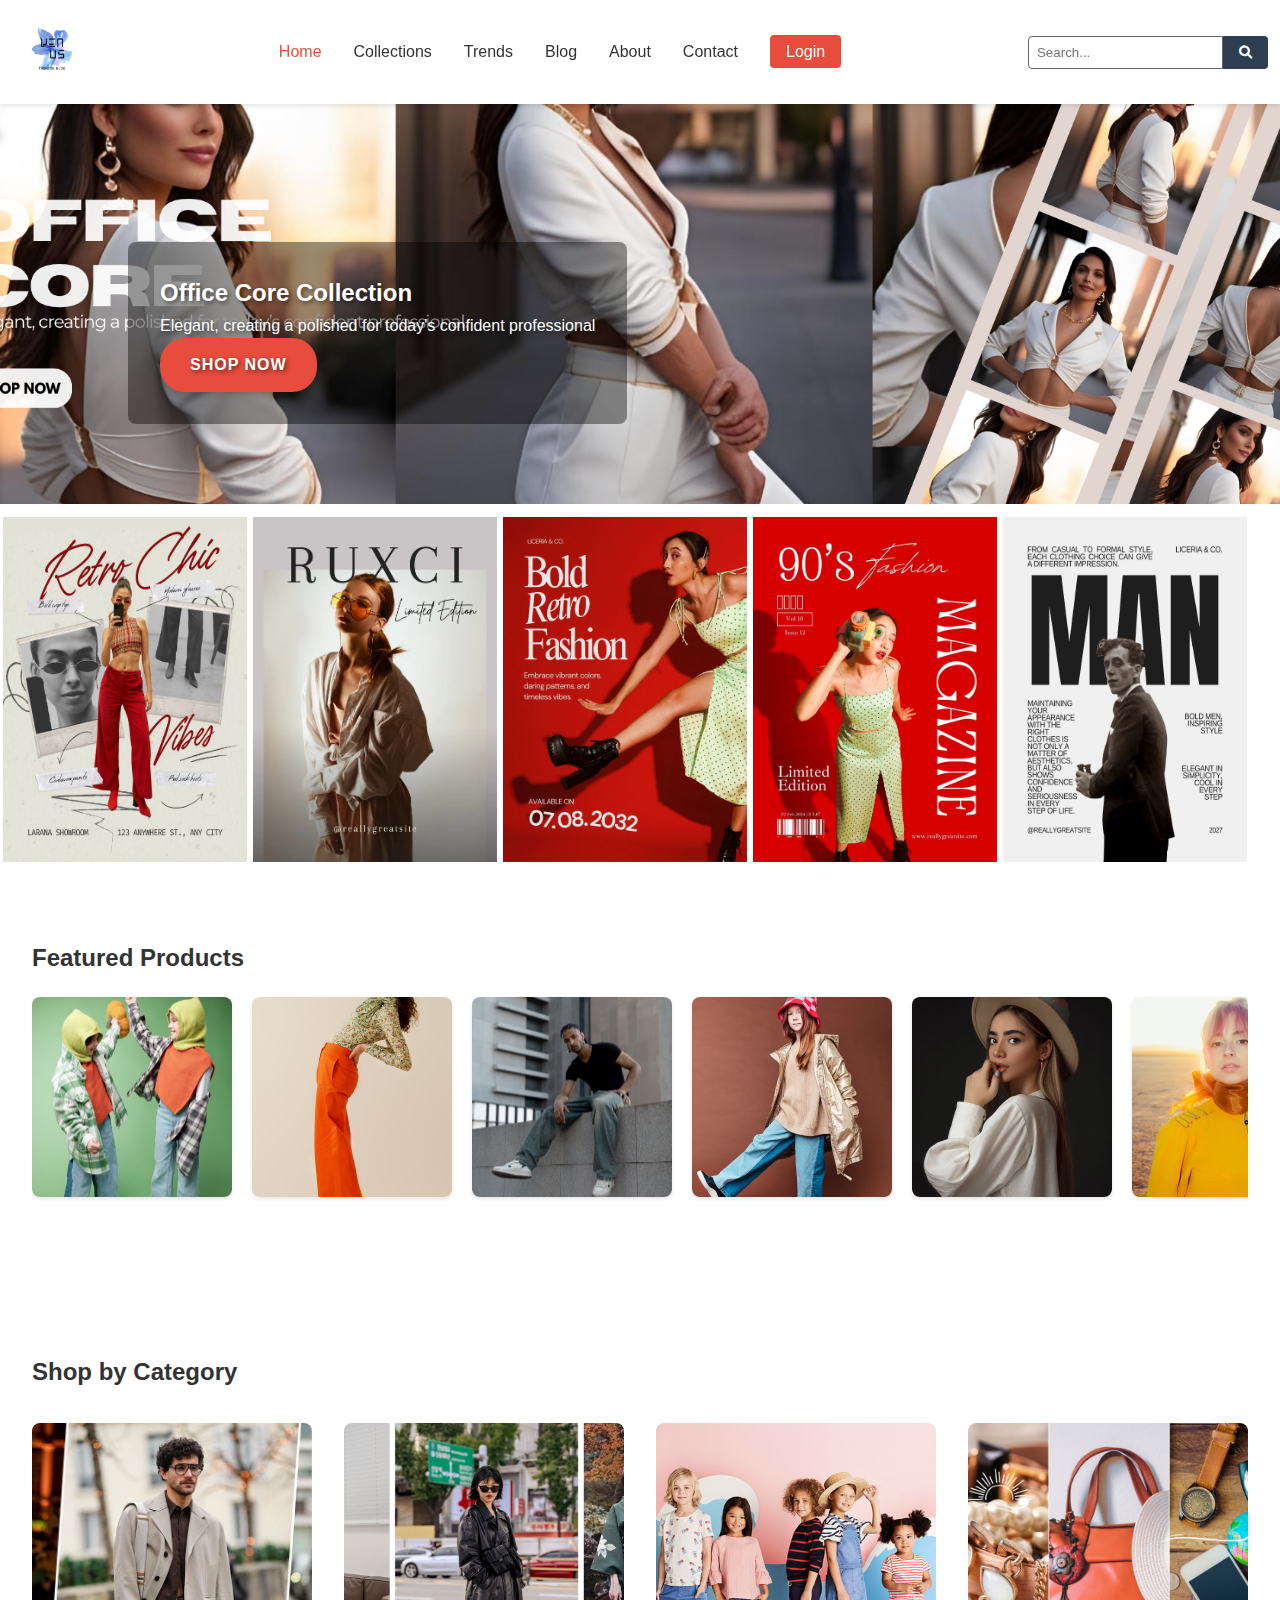
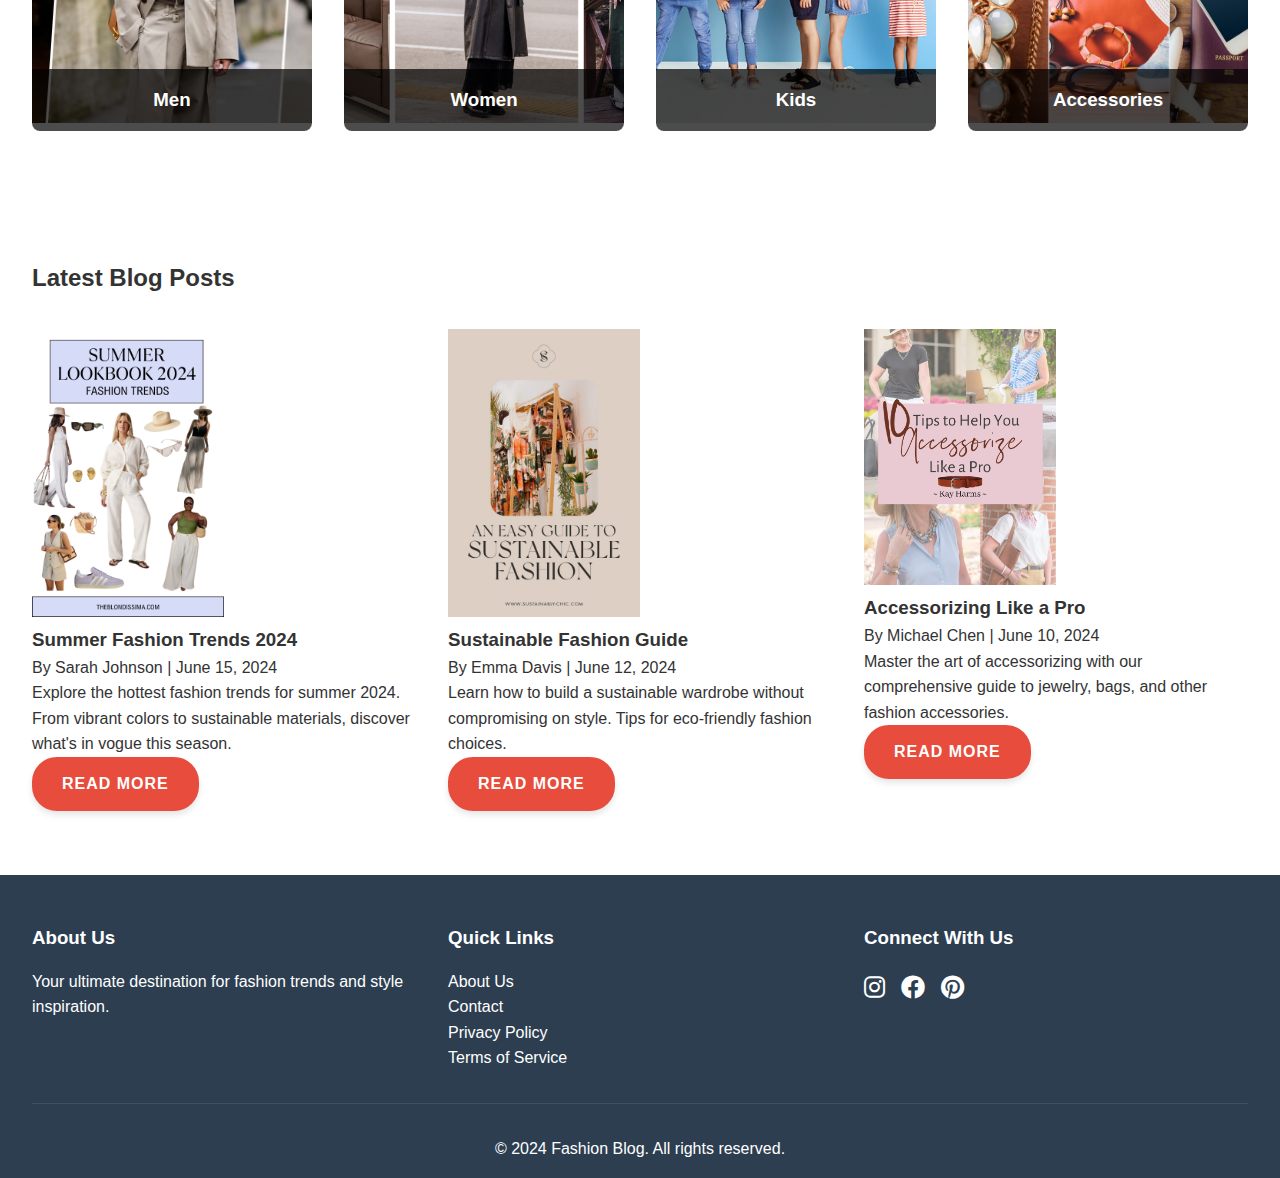
<file: index.html>
<!DOCTYPE html>
<html lang="en">
<head>
    <meta charset="UTF-8">
    <meta name="viewport" content="width=device-width, initial-scale=1.0">
    <title>Fashion Blog - Home</title>
    <link rel="stylesheet" href="styles/main.css">
    <link rel="stylesheet" href="styles/mobile.css">
    <link rel="stylesheet" href="https://cdnjs.cloudflare.com/ajax/libs/font-awesome/6.0.0/css/all.min.css">
    
</head>
<body>
    <header class="header">
        <div class="logo">
            <a href="index.html">
                <img src="images/logo.jpg" alt="Fashion Blog Logo" class="logo-image">
            </a>
        </div>
        <div class="mobile-login">
            <a href="login.html" class="login-btn">
                <i class="fas fa-user"></i>
                <span>Login</span>
            </a>
        </div>
        <div class="search-bar">
            <input type="text" placeholder="Search...">
            <button type="submit"><i class="fas fa-search"></i></button>
        </div>
        <nav class="nav-bar">
            <ul>
                <li><a href="index.html" class="active">Home</a></li>
                <li><a href="collections.html">Collections</a></li>
                <li><a href="trends.html">Trends</a></li>
                <li><a href="blog.html">Blog</a></li>
                <li><a href="about.html">About</a></li>
                <li><a href="contact.html">Contact</a></li>
                <li><a href="login.html" class="login-btn">Login</a></li>
            </ul>
        </nav>
    </header>

    <main>
        <section class="hero-section">
            <div class="slider">
                <div class="slide">
                    <img src="images/1.png" alt="Fashion Collection 1">
                    <div class="slide-content">
                        <h2>Office Core Collection</h2>
                        <p>Elegant, creating a polished for today's confident professional</p>
                        <a href="collections.html" class="btn">Shop Now</a>
                    </div>
                </div>
                <div class="slide">
                    <img src="images/2.png" alt="Fashion Collection 2">
                    <div class="slide-content">
                        <h2>Kids Weekly Style</h2>
                        <p>Discover our daily fashion guide for your little ones</p>
                        <a href="collections.html" class="btn">Shop Now</a>
                    </div>
                </div>
                <div class="slide">
                    <img src="images/3.png" alt="Fashion Collection 3">
                    <div class="slide-content">
                        <h2>One Suits, Suits All</h2>
                        <p>Versatile styles for every occasion</p>
                        <a href="collections.html" class="btn">Shop Now</a>
                    </div>
                </div>
                <div class="slide">
                    <img src="images/4.png" alt="Fashion Collection 4">
                    <div class="slide-content">
                        <h2>New Arrivals</h2>
                        <p>100+ styles added every week!</p>
                        <a href="collections.html" class="btn">Shop Now</a>
                    </div>
                </div>
            </div>
        </section>

        <section class="scroll" id="top-fashion-trends">
            <section class="scrollable">
                <img src="images/image-1.webp" class="image">
                <img src="images/image-2.webp" class="image">
                <img src="images/image-3.webp" class="image">
                <img src="images/image-4.webp" class="image">
                <img src="images/image-5.webp" class="image">
            </section>
            <section class="scrollable">
                <img src="images/image-1.webp" class="image">
                <img src="images/image-2.webp" class="image">
                <img src="images/image-3.webp" class="image">
                <img src="images/image-4.webp" class="image">
                <img src="images/image-5.webp" class="image">
            </section>
        </section>

        <section class="featured-products">
            <h2>Featured Products</h2>
            <div class="product-scroll">
                <a href="collections.html" class="product-card">
                    <img src="images/IMG-20250514-WA0053.jpg" alt="Product 1">
                </a>
                <a href="collections.html" class="product-card">
                    <img src="images/IMG-20250514-WA0055.jpg" alt="Product 2">
                </a>
                <a href="collections.html" class="product-card">
                    <img src="images/IMG-20250514-WA0056.jpg" alt="Product 3">
                </a>
                <a href="collections.html" class="product-card">
                    <img src="images/IMG-20250514-WA0057.jpg" alt="Product 4">
                </a>
                <a href="collections.html" class="product-card">
                    <img src="images/IMG-20250514-WA0058.jpg" alt="Product 5">
                </a>
                <a href="collections.html" class="product-card">
                    <img src="images/IMG-20250514-WA0059.jpg" alt="Product 6">
                </a>
                <a href="collections.html" class="product-card">
                    <img src="images/IMG-20250514-WA0060.jpg" alt="Product 7">
                </a>
                <a href="collections.html" class="product-card">
                    <img src="images/IMG-20250514-WA0061.jpg" alt="Product 8">
                </a>
            </div>
        </section>

        <section class="categories">
            <h2>Shop by Category</h2>
            <div class="category-grid">
                <div class="category-card">
                    <a href="collections.html">
                        <img src="images/jBus86WSl3baFyNQuQlQsq6AjvCZbGbVEKzUilzg.webp" alt="Men's Fashion">
                    </a>
                    <h3>Men</h3>
                </div>
                <div class="category-card">
                    <a href="collections.html">
                        <img src="images/Japanese-Womens-Fashion.png" alt="Women's Fashion">
                    </a>
                    <h3>Women</h3>
                </div>
                <div class="category-card">
                    <a href="collections.html">
                        <img src="images/kids-blog-01.jpg" alt="Kids' Fashion">
                    </a>
                    <h3>Kids</h3>
                </div>
                <div class="category-card">
                    <a href="collections.html">
                        <img src="images/1_AnPc9fNUMCWa0xJ1FK-hJw.jpg" alt="Accessories">
                    </a>
                    <h3>Accessories</h3>
                </div>
            </div>
        </section>

        <section class="blog-preview">
            <h2>Latest Blog Posts</h2>
            <div class="blog-grid">
                <!-- Blog Card 1 -->
                <article class="blog-card">
                    <img src="images\Summer Lookbook.png" alt="Fashion Article 1" style="width: 50%;">
                    <div class="blog-content">
                        <h3>Summer Fashion Trends 2024</h3>
                        <div class="blog-meta">By Sarah Johnson | June 15, 2024</div>
                        <p class="blog-summary">Explore the hottest fashion trends for summer 2024. From vibrant colors to sustainable materials, discover what's in vogue this season.</p>
                        <a href="post.html" class="btn">Read More</a>
                    </div>
                </article>

                <!-- Blog Card 2 -->
                <article class="blog-card">
                    <img src="images\Sustainably+Chic+_+Sustainable+Fashion+Guide+_+What+is+Sustainable+Fashion+_+Ultimate+Guide+for+Beginners+_+How+to+Shop+for+Sustainable+Clothing.jpeg" alt="Fashion Article 2" style="width: 50%;">
                    <div class="blog-content">
                        <h3>Sustainable Fashion Guide</h3>
                        <div class="blog-meta">By Emma Davis | June 12, 2024</div>
                        <p class="blog-summary">Learn how to build a sustainable wardrobe without compromising on style. Tips for eco-friendly fashion choices.</p>
                        <a href="post.html" class="btn">Read More</a>
                    </div>
                </article>

                <!-- Blog Card 3 -->
                <article class="blog-card">
                    <img src="images\Accessorize-1.png" alt="Fashion Article 3" style="width: 50%;">
                    <div class="blog-content">
                        <h3>Accessorizing Like a Pro</h3>
                        <div class="blog-meta">By Michael Chen | June 10, 2024</div>
                        <p class="blog-summary">Master the art of accessorizing with our comprehensive guide to jewelry, bags, and other fashion accessories.</p>
                        <a href="post.html" class="btn">Read More</a>
                    </div>
                </article>
            </div>
        </section>
    </main>

    <!-- Mobile Navigation -->
    <nav class="mobile-nav">
        <ul>
            <li><a href="index.html" class="active">
                <i class="fas fa-home"></i>
                <span>Home</span>
            </a></li>
            <li><a href="collections.html">
                <i class="fas fa-tshirt"></i>
                <span>Collections</span>
            </a></li>
            <li><a href="trends.html">
                <i class="fas fa-chart-line"></i>
                <span>Trends</span>
            </a></li>
            <li><a href="blog.html">
                <i class="fas fa-blog"></i>
                <span>Blog</span>
            </a></li>
            <li><a href="about.html">
                <i class="fas fa-info-circle"></i>
                <span>About</span>
            </a></li>
            <li><a href="contact.html">
                <i class="fas fa-envelope"></i>
                <span>Contact</span>
            </a></li>
        </ul>
    </nav>

    <footer class="footer">
        <div class="footer-content">
            <div class="footer-section">
                <h3>About Us</h3>
                <p>Your ultimate destination for fashion trends and style inspiration.</p>
            </div>
            <div class="footer-section">
                <h3>Quick Links</h3>
                <ul>
                    <li><a href="about.html">About Us</a></li>
                    <li><a href="contact.html">Contact</a></li>
                    <li><a href="privacy.html">Privacy Policy</a></li>
                    <li><a href="terms.html">Terms of Service</a></li>
                </ul>
            </div>
            <div class="footer-section">
                <h3>Connect With Us</h3>
                <div class="social-links">
                    <a href="#" class="social-link"><i class="fab fa-instagram"></i></a>
                    <a href="#" class="social-link"><i class="fab fa-facebook"></i></a>
                    <a href="#" class="social-link"><i class="fab fa-pinterest"></i></a>
                </div>
            </div>
        </div>
        <div class="footer-bottom">
            <p>&copy; 2024 Fashion Blog. All rights reserved.</p>
        </div>
    </footer>

    <button id="back-to-top" title="Back to Top"><i class="fas fa-arrow-up"></i></button>



    <script src="https://code.jquery.com/jquery-3.6.0.min.js"></script>
    <script src="js/main.js"></script>
    <script src="js/mobile-nav.js"></script>
</body>
</html>
</file>
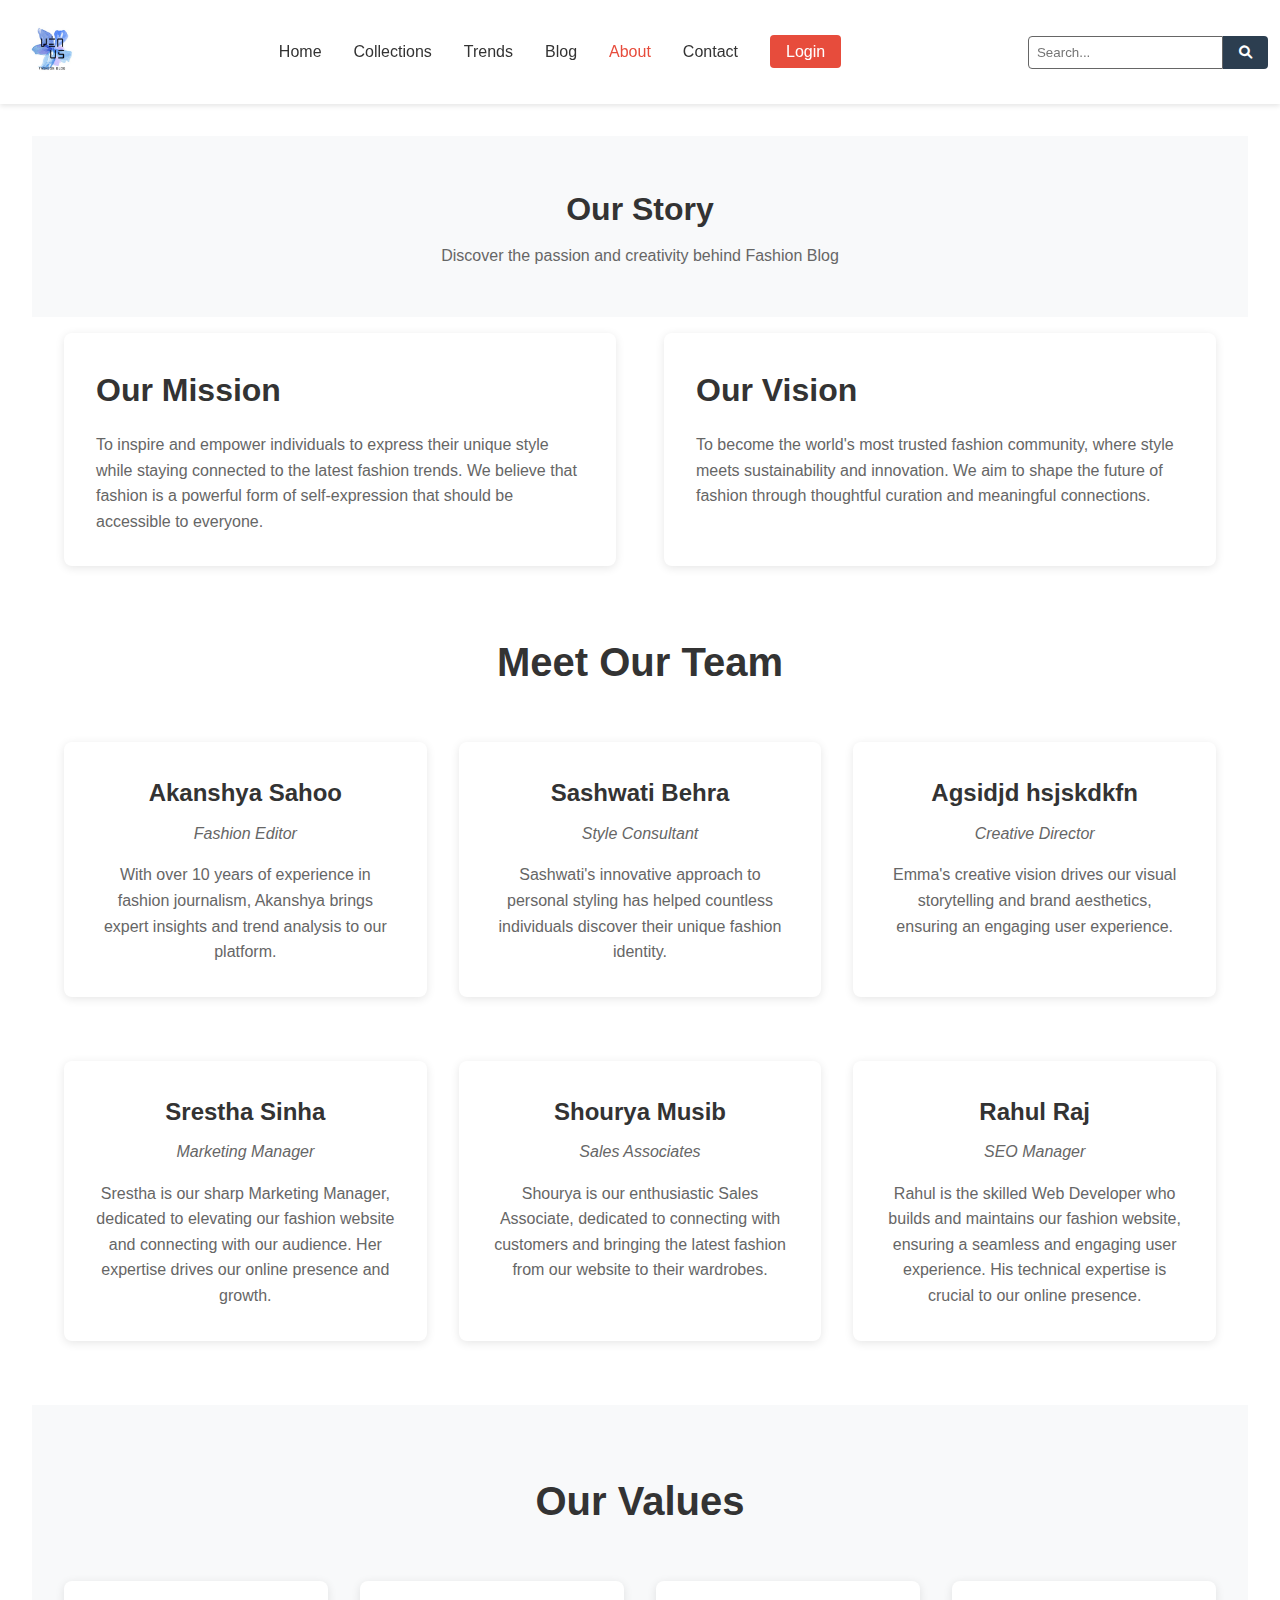
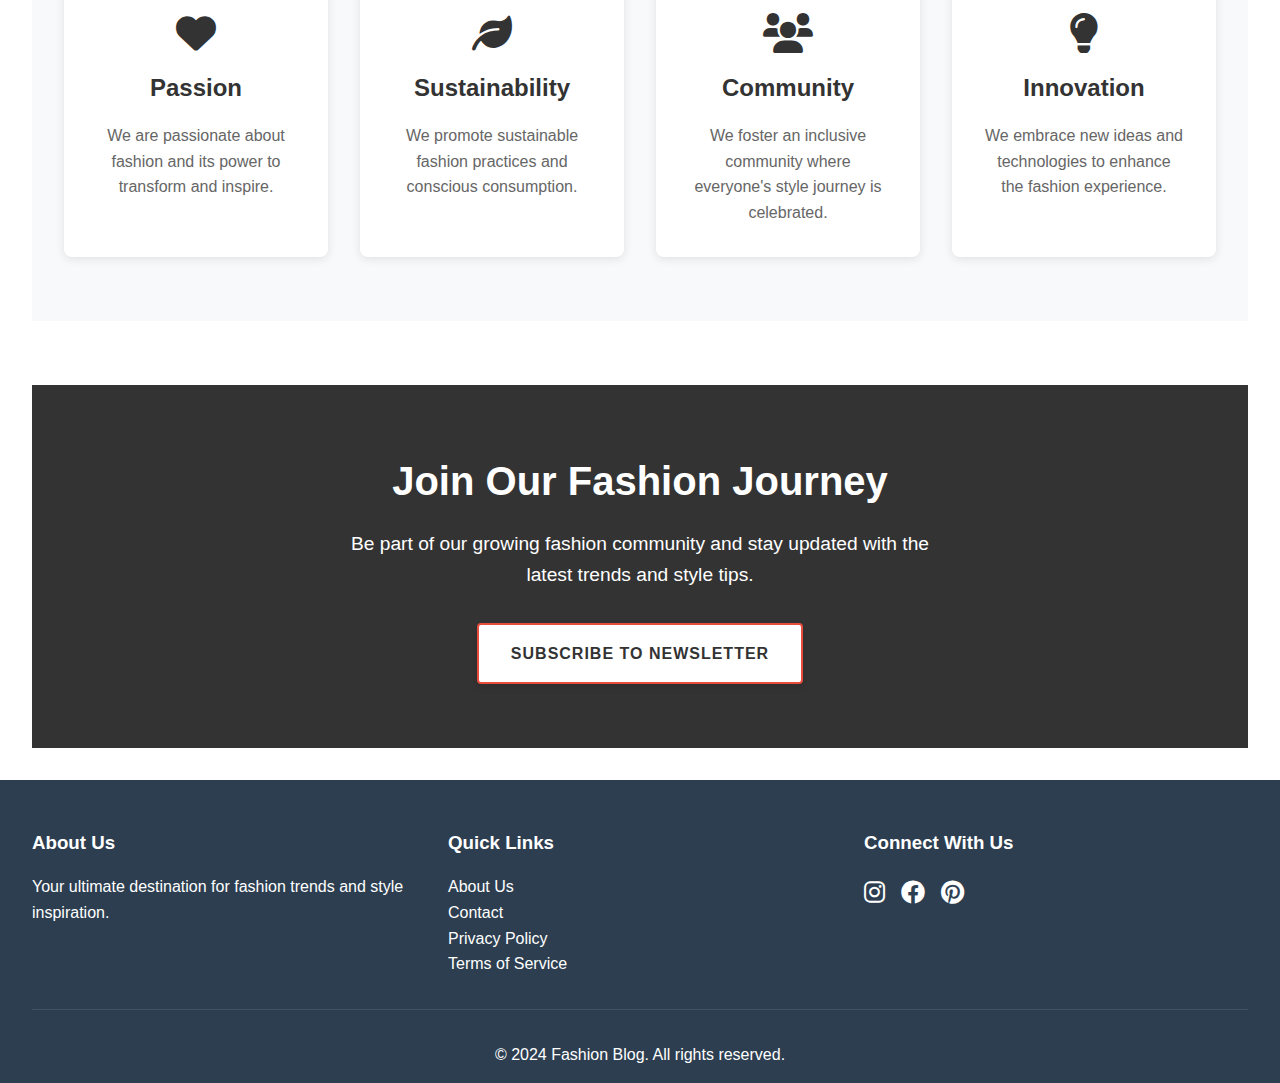
<file: about.html>
<!DOCTYPE html>
<html lang="en">
<head>
    <meta charset="UTF-8">
    <meta name="viewport" content="width=device-width, initial-scale=1.0">
    <title>Fashion Blog - About</title>
    <link rel="stylesheet" href="styles/main.css">
    <link rel="stylesheet" href="styles/mobile.css">
    <link rel="stylesheet" href="styles/about.css">
    <link rel="stylesheet" href="https://cdnjs.cloudflare.com/ajax/libs/font-awesome/6.0.0/css/all.min.css">
</head>
<body>
    <header class="header">
        <div class="logo">
            <a href="index.html">
                <img src="images/logo.jpg" alt="Fashion Blog Logo" class="logo-image">
            </a>
        </div>
        <div class="search-bar">
            <input type="text" placeholder="Search...">
            <button type="submit"><i class="fas fa-search"></i></button>
        </div>
        <nav class="nav-bar">
            <ul>
                <li><a href="index.html">Home</a></li>
                <li><a href="collections.html">Collections</a></li>
                <li><a href="trends.html">Trends</a></li>
                <li><a href="blog.html">Blog</a></li>
                <li><a href="about.html" class="active">About</a></li>
                <li><a href="contact.html">Contact</a></li>
                <li><a href="login.html" class="login-btn">Login</a></li>
            </ul>
        </nav>
    </header>

    <main class="about-main">
        <section class="about-hero">
            <div class="hero-content">
                <h2>Our Story</h2>
                <p>Discover the passion and creativity behind Fashion Blog</p>
            </div>
        </section>

        <section class="mission-vision">
            <div class="mission">
                <h2>Our Mission</h2>
                <p>To inspire and empower individuals to express their unique style while staying connected to the latest fashion trends. We believe that fashion is a powerful form of self-expression that should be accessible to everyone.</p>
            </div>
            <div class="vision">
                <h2>Our Vision</h2>
                <p>To become the world's most trusted fashion community, where style meets sustainability and innovation. We aim to shape the future of fashion through thoughtful curation and meaningful connections.</p>
            </div>
        </section>

        <section class="team-section">
            <h2>Meet Our Team</h2>
            <div class="team-grid">
                <div class="team-member">
                    <h3>Akanshya Sahoo</h3>
                    <p class="role">Fashion Editor</p>
                    <p class="bio">With over 10 years of experience in fashion journalism, Akanshya brings expert insights and trend analysis to our platform.</p>
                </div>
                <div class="team-member">
                    <h3>Sashwati Behra</h3>
                    <p class="role">Style Consultant</p>
                    <p class="bio">Sashwati's innovative approach to personal styling has helped countless individuals discover their unique fashion identity.</p>
                </div>
                <div class="team-member">
                    <h3>Agsidjd hsjskdkfn</h3>
                    <p class="role">Creative Director</p>
                    <p class="bio">Emma's creative vision drives our visual storytelling and brand aesthetics, ensuring an engaging user experience.</p>
                </div>
            </div>
        </section>
        <section class="team-section">
            <div class="team-grid">
                <div class="team-member">
                    <h3>Srestha Sinha</h3>
                    <p class="role">Marketing Manager</p>
                    <p class="bio">Srestha is our sharp Marketing Manager, dedicated to elevating our fashion website and connecting with our audience. Her expertise drives our online presence and growth.</p>
                </div>
                <div class="team-member">
                    <h3>Shourya Musib</h3>
                    <p class="role">Sales Associates</p>
                    <p class="bio">Shourya is our enthusiastic Sales Associate, dedicated to connecting with customers and bringing the latest fashion from our website to their wardrobes.</p>
                </div>
                <div class="team-member">
                    <h3>Rahul Raj</h3>
                    <p class="role">SEO Manager</p>
                    <p class="bio">Rahul is the skilled Web Developer who builds and maintains our fashion website, ensuring a seamless and engaging user experience. His technical expertise is crucial to our online presence.</p>
                </div>
            </div>
        </section>

        <section class="values-section">
            <h2>Our Values</h2>
            <div class="values-grid">
                <div class="value-card">
                    <i class="fas fa-heart"></i>
                    <h3>Passion</h3>
                    <p>We are passionate about fashion and its power to transform and inspire.</p>
                </div>
                <div class="value-card">
                    <i class="fas fa-leaf"></i>
                    <h3>Sustainability</h3>
                    <p>We promote sustainable fashion practices and conscious consumption.</p>
                </div>
                <div class="value-card">
                    <i class="fas fa-users"></i>
                    <h3>Community</h3>
                    <p>We foster an inclusive community where everyone's style journey is celebrated.</p>
                </div>
                <div class="value-card">
                    <i class="fas fa-lightbulb"></i>
                    <h3>Innovation</h3>
                    <p>We embrace new ideas and technologies to enhance the fashion experience.</p>
                </div>
            </div>
        </section>

        <section class="join-us">
            <div class="join-content">
                <h2>Join Our Fashion Journey</h2>
                <p>Be part of our growing fashion community and stay updated with the latest trends and style tips.</p>
                <a href="#" class="btn">Subscribe to Newsletter</a>
            </div>
        </section>
    </main>

    <!-- Mobile Navigation -->
    <nav class="mobile-nav">
        <ul>
            <li><a href="index.html">
                <i class="fas fa-home"></i>
                <span>Home</span>
            </a></li>
            <li><a href="collections.html">
                <i class="fas fa-tshirt"></i>
                <span>Collections</span>
            </a></li>
            <li><a href="trends.html">
                <i class="fas fa-chart-line"></i>
                <span>Trends</span>
            </a></li>
            <li><a href="blog.html">
                <i class="fas fa-blog"></i>
                <span>Blog</span>
            </a></li>
            <li><a href="about.html" class="active">
                <i class="fas fa-info-circle"></i>
                <span>About</span>
            </a></li>
            <li><a href="contact.html">
                <i class="fas fa-envelope"></i>
                <span>Contact</span>
            </a></li>
        </ul>
    </nav>

    <footer class="footer">
        <div class="footer-content">
            <div class="footer-section">
                <h3>About Us</h3>
                <p>Your ultimate destination for fashion trends and style inspiration.</p>
            </div>
            <div class="footer-section">
                <h3>Quick Links</h3>
                <ul>
                    <li><a href="about.html">About Us</a></li>
                    <li><a href="contact.html">Contact</a></li>
                    <li><a href="privacy.html">Privacy Policy</a></li>
                    <li><a href="terms.html">Terms of Service</a></li>
                </ul>
            </div>
            <div class="footer-section">
                <h3>Connect With Us</h3>
                <div class="social-links">
                    <a href="#" class="social-link"><i class="fab fa-instagram"></i></a>
                    <a href="#" class="social-link"><i class="fab fa-facebook"></i></a>
                    <a href="#" class="social-link"><i class="fab fa-pinterest"></i></a>
                </div>
            </div>
        </div>
        <div class="footer-bottom">
            <p>&copy; 2024 Fashion Blog. All rights reserved.</p>
        </div>
    </footer>

    <!-- Mobile Navigation -->
    <nav class="mobile-nav">
        <ul>
            <li><a href="index.html">
                <i class="fas fa-home"></i>
                <span>Home</span>
            </a></li>
            <li><a href="collections.html">
                <i class="fas fa-tshirt"></i>
                <span>Collections</span>
            </a></li>
            <li><a href="trends.html">
                <i class="fas fa-chart-line"></i>
                <span>Trends</span>
            </a></li>
            <li><a href="blog.html">
                <i class="fas fa-blog"></i>
                <span>Blog</span>
            </a></li>
            <li><a href="about.html" class="active">
                <i class="fas fa-info-circle"></i>
                <span>About</span>
            </a></li>
            <li><a href="contact.html">
                <i class="fas fa-envelope"></i>
                <span>Contact</span>
            </a></li>
        </ul>
    </nav>

    <button id="back-to-top" title="Back to Top"><i class="fas fa-arrow-up"></i></button>

    <script src="https://code.jquery.com/jquery-3.6.0.min.js"></script>
    <script src="js/main.js"></script>
    <script src="js/mobile-nav.js"></script>
</body>
</html>
</file>
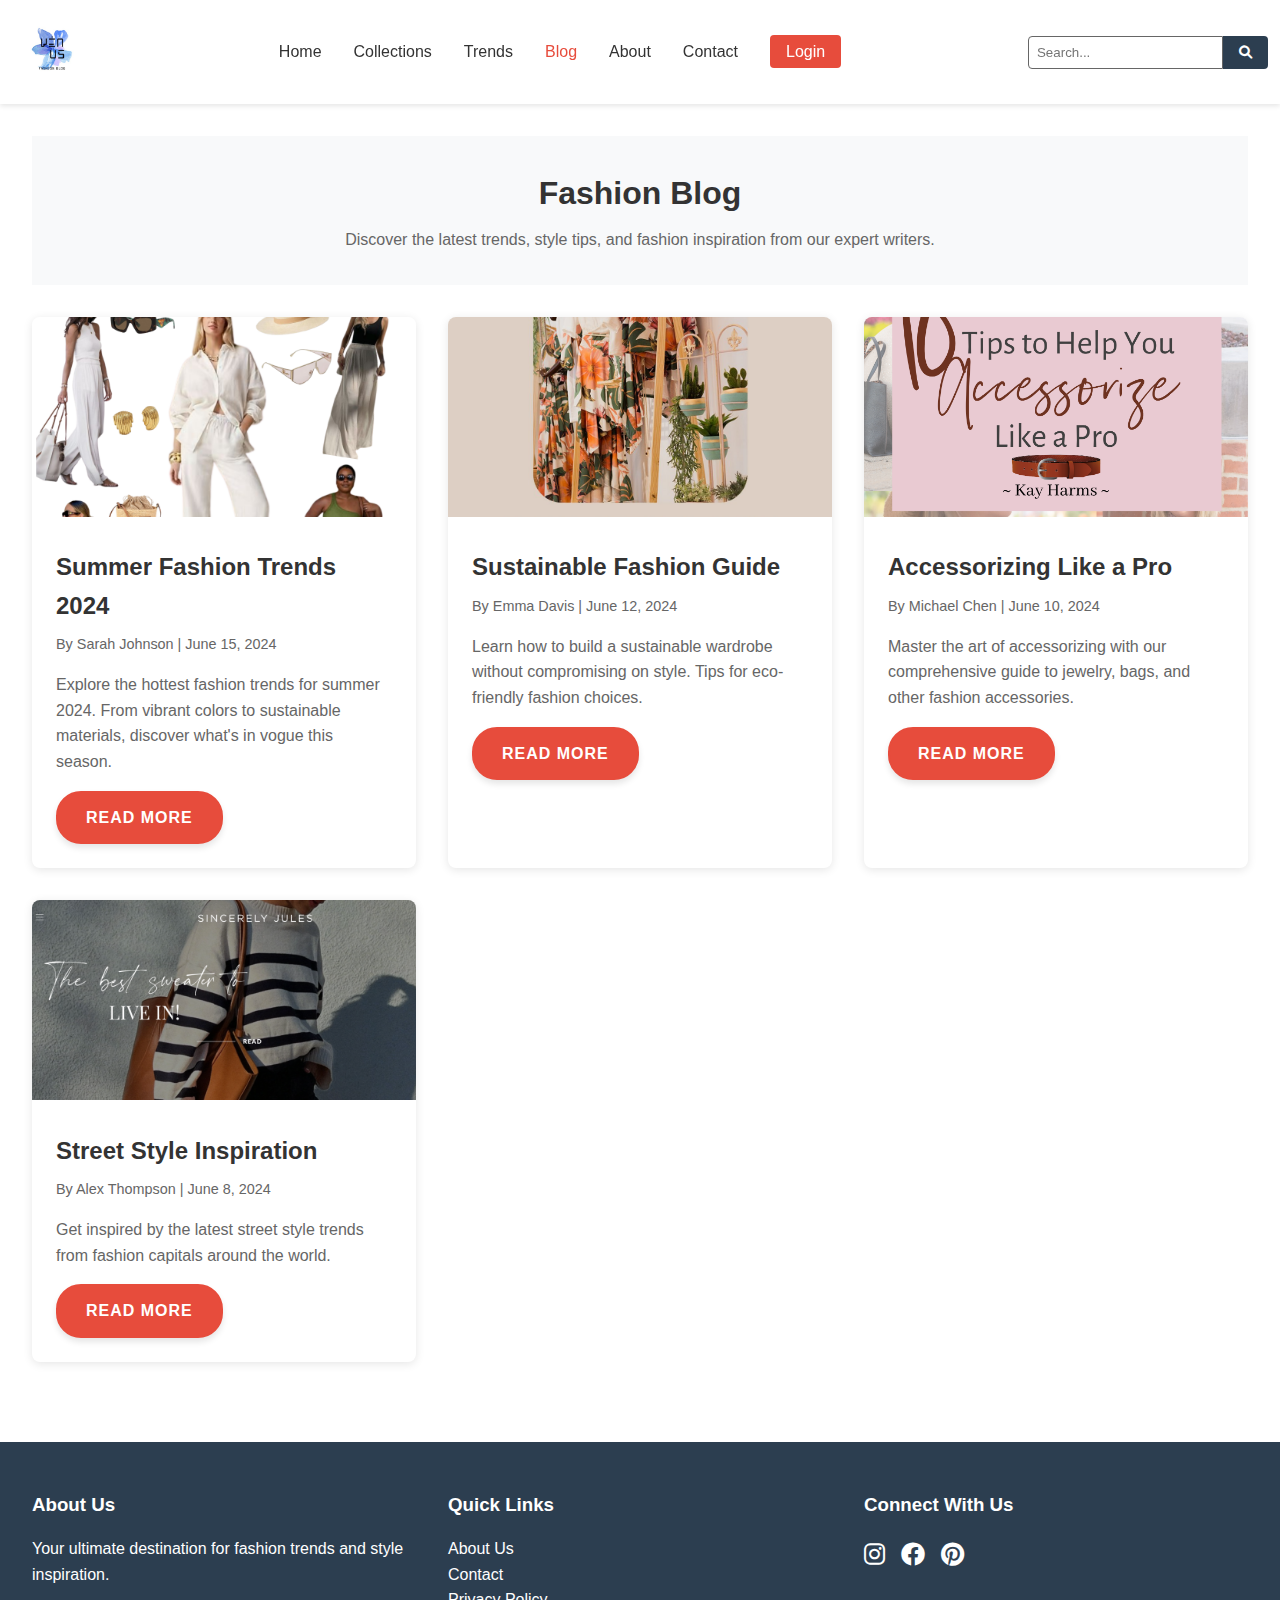
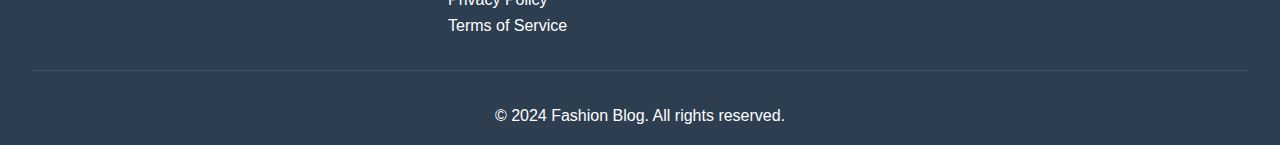
<file: blog.html>
<!DOCTYPE html>
<html lang="en">
<head>
    <meta charset="UTF-8">
    <meta name="viewport" content="width=device-width, initial-scale=1.0">
    <title>Fashion Blog - Latest Articles</title>
    <link rel="stylesheet" href="styles/main.css">
    <link rel="stylesheet" href="styles/mobile.css">
    <link rel="stylesheet" href="styles/blog.css">
    <link rel="stylesheet" href="https://cdnjs.cloudflare.com/ajax/libs/font-awesome/6.0.0/css/all.min.css">
</head>
<body>
    <header class="header">
        <div class="logo">
            <a href="index.html">
                <img src="images/logo.jpg" alt="Fashion Blog Logo" class="logo-image">
            </a>
        </div>
        <div class="search-bar">
            <input type="text" placeholder="Search...">
            <button type="submit"><i class="fas fa-search"></i></button>
        </div>
        <nav class="nav-bar">
            <ul>
                <li><a href="index.html">Home</a></li>
                <li><a href="collections.html">Collections</a></li>
                <li><a href="trends.html">Trends</a></li>
                <li><a href="blog.html" class="active">Blog</a></li>
                <li><a href="about.html">About</a></li>
                <li><a href="contact.html">Contact</a></li>
                <li><a href="login.html" class="login-btn">Login</a></li>
            </ul>
        </nav>
    </header>

    <div class="blog-main">
        <!-- Blog Hero Section -->
        <section class="blog-hero">
            <h2>Fashion Blog</h2>
            <p>Discover the latest trends, style tips, and fashion inspiration from our expert writers.</p>
        </section>

        <!-- Blog Grid -->
        <div class="blog-grid">
            <!-- Blog Card 1 -->
            <article class="blog-card">
                <img src="images/Summer Lookbook.png" alt="Fashion Article 1">
                <div class="blog-content">
                    <h3>Summer Fashion Trends 2024</h3>
                    <div class="blog-meta">By Sarah Johnson | June 15, 2024</div>
                    <p class="blog-summary">Explore the hottest fashion trends for summer 2024. From vibrant colors to sustainable materials, discover what's in vogue this season.</p>
                    <a href="post.html" class="btn">Read More</a>
                </div>
            </article>

            <!-- Blog Card 2 -->
            <article class="blog-card">
                <img src="images/Sustainably+Chic+_+Sustainable+Fashion+Guide+_+What+is+Sustainable+Fashion+_+Ultimate+Guide+for+Beginners+_+How+to+Shop+for+Sustainable+Clothing.jpeg" alt="Fashion Article 2">
                <div class="blog-content">
                    <h3>Sustainable Fashion Guide</h3>
                    <div class="blog-meta">By Emma Davis | June 12, 2024</div>
                    <p class="blog-summary">Learn how to build a sustainable wardrobe without compromising on style. Tips for eco-friendly fashion choices.</p>
                    <a href="post.html" class="btn">Read More</a>
                </div>
            </article>

            <!-- Blog Card 3 -->
            <article class="blog-card">
                <img src="images/Accessorize-1.png" alt="Fashion Article 3">
                <div class="blog-content">
                    <h3>Accessorizing Like a Pro</h3>
                    <div class="blog-meta">By Michael Chen | June 10, 2024</div>
                    <p class="blog-summary">Master the art of accessorizing with our comprehensive guide to jewelry, bags, and other fashion accessories.</p>
                    <a href="post.html" class="btn">Read More</a>
                </div>
            </article>

            <!-- Blog Card 4 -->
            <article class="blog-card">
                <img src="images/Screen-Shot-2022-03-08-at-3.19.50-PM.png" alt="Fashion Article 4">
                <div class="blog-content">
                    <h3>Street Style Inspiration</h3>
                    <div class="blog-meta">By Alex Thompson | June 8, 2024</div>
                    <p class="blog-summary">Get inspired by the latest street style trends from fashion capitals around the world.</p>
                    <a href="post.html" class="btn">Read More</a>
                </div>
            </article>
        </div>
    </div>

    <!-- Mobile Navigation -->
    <nav class="mobile-nav">
        <ul>
            <li><a href="index.html">
                <i class="fas fa-home"></i>
                <span>Home</span>
            </a></li>
            <li><a href="collections.html">
                <i class="fas fa-tshirt"></i>
                <span>Collections</span>
            </a></li>
            <li><a href="trends.html">
                <i class="fas fa-chart-line"></i>
                <span>Trends</span>
            </a></li>
            <li><a href="blog.html" class="active">
                <i class="fas fa-blog"></i>
                <span>Blog</span>
            </a></li>
            <li><a href="about.html">
                <i class="fas fa-info-circle"></i>
                <span>About</span>
            </a></li>
            <li><a href="contact.html">
                <i class="fas fa-envelope"></i>
                <span>Contact</span>
            </a></li>
        </ul>
    </nav>

    <footer class="footer">
        <div class="footer-content">
            <div class="footer-section">
                <h3>About Us</h3>
                <p>Your ultimate destination for fashion trends and style inspiration.</p>
            </div>
            <div class="footer-section">
                <h3>Quick Links</h3>
                <ul>
                    <li><a href="about.html">About Us</a></li>
                    <li><a href="contact.html">Contact</a></li>
                    <li><a href="privacy.html">Privacy Policy</a></li>
                    <li><a href="terms.html">Terms of Service</a></li>
                </ul>
            </div>
            <div class="footer-section">
                <h3>Connect With Us</h3>
                <div class="social-links">
                    <a href="#" class="social-link"><i class="fab fa-instagram"></i></a>
                    <a href="#" class="social-link"><i class="fab fa-facebook"></i></a>
                    <a href="#" class="social-link"><i class="fab fa-pinterest"></i></a>
                </div>
            </div>
        </div>
        <div class="footer-bottom">
            <p>&copy; 2024 Fashion Blog. All rights reserved.</p>
        </div>
    </footer>

    <!-- Mobile Navigation -->
    <nav class="mobile-nav">
        <ul>
            <li><a href="index.html">
                <i class="fas fa-home"></i>
                <span>Home</span>
            </a></li>
            <li><a href="collections.html">
                <i class="fas fa-tshirt"></i>
                <span>Collections</span>
            </a></li>
            <li><a href="trends.html">
                <i class="fas fa-chart-line"></i>
                <span>Trends</span>
            </a></li>
            <li><a href="blog.html" class="active">
                <i class="fas fa-blog"></i>
                <span>Blog</span>
            </a></li>
            <li><a href="about.html">
                <i class="fas fa-info-circle"></i>
                <span>About</span>
            </a></li>
            <li><a href="contact.html">
                <i class="fas fa-envelope"></i>
                <span>Contact</span>
            </a></li>
        </ul>
    </nav>

    <button id="back-to-top" title="Back to Top"><i class="fas fa-arrow-up"></i></button>

    <script src="https://code.jquery.com/jquery-3.6.0.min.js"></script>
    <script src="js/main.js"></script>
    <script src="js/mobile-nav.js"></script>
</body>
</html>
</file>
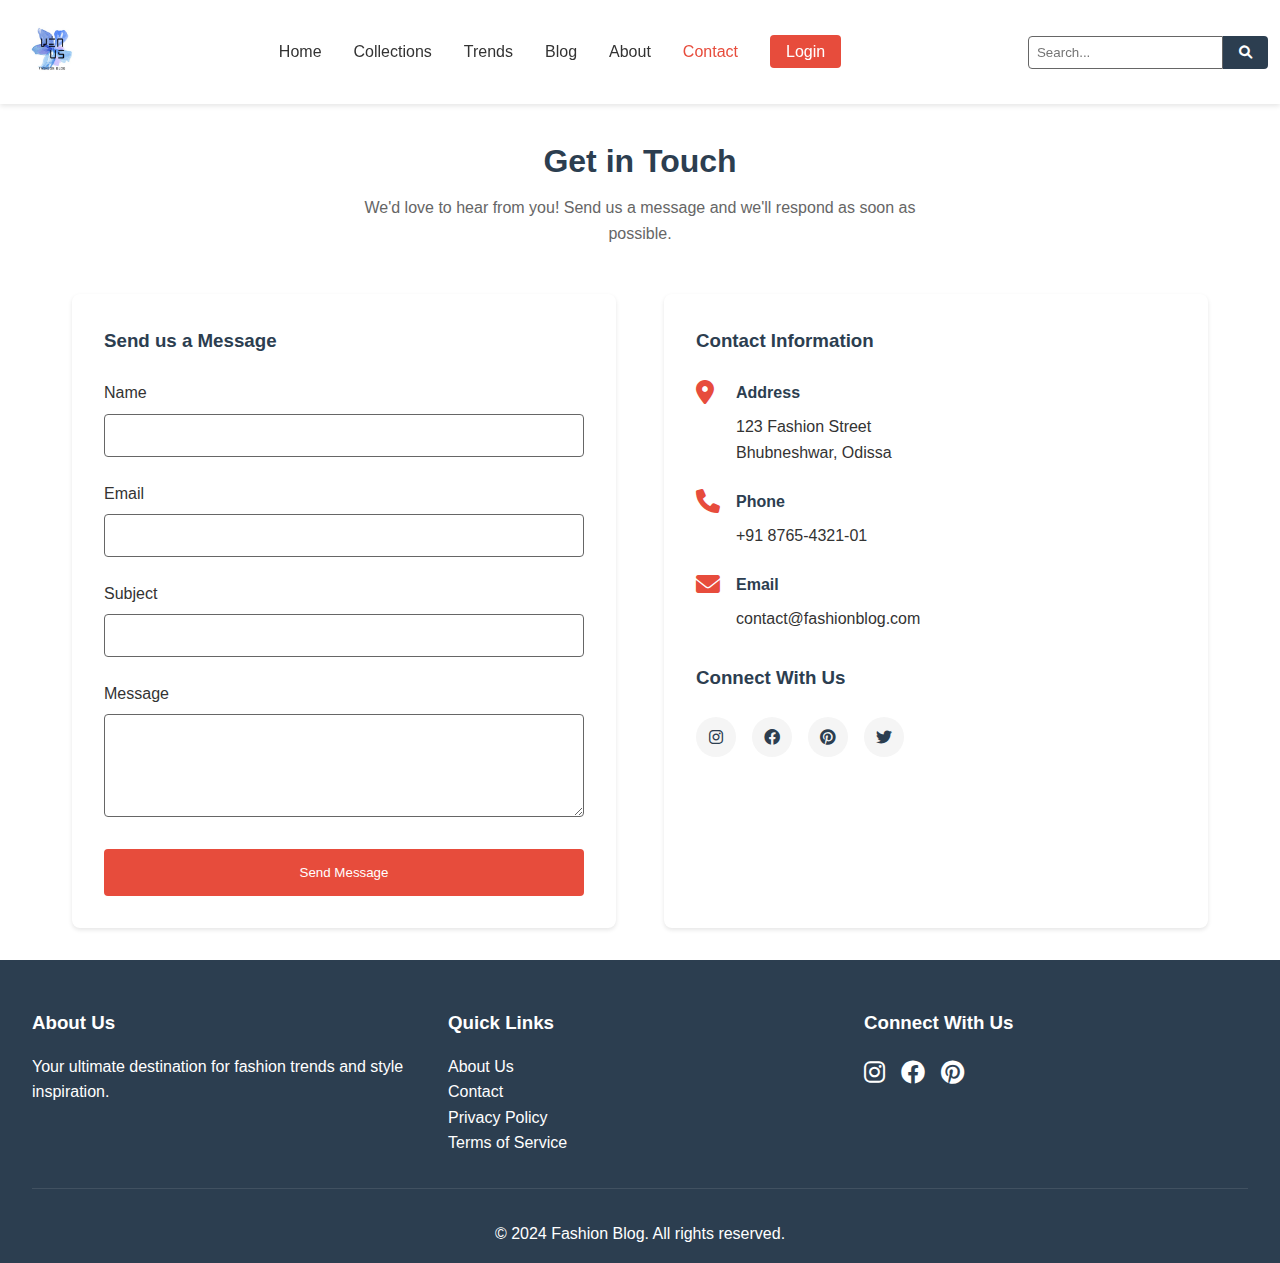
<file: contact.html>
<!DOCTYPE html>
<html lang="en">
<head>
    <meta charset="UTF-8">
    <meta name="viewport" content="width=device-width, initial-scale=1.0">
    <title>Fashion Blog - Contact</title>
    <link rel="stylesheet" href="styles/main.css">
    <link rel="stylesheet" href="styles/mobile.css">
    <link rel="stylesheet" href="styles/contact.css">
    <link rel="stylesheet" href="https://cdnjs.cloudflare.com/ajax/libs/font-awesome/6.0.0/css/all.min.css">
</head>
<body>
    <header class="header">
        <div class="logo">
            <a href="index.html">
                <img src="images/logo.jpg" alt="Fashion Blog Logo" class="logo-image">
            </a>
        </div>
        <div class="search-bar">
            <input type="text" placeholder="Search...">
            <button type="submit"><i class="fas fa-search"></i></button>
        </div>
        <nav class="nav-bar">
            <ul>
                <li><a href="index.html">Home</a></li>
                <li><a href="collections.html">Collections</a></li>
                <li><a href="trends.html">Trends</a></li>
                <li><a href="blog.html">Blog</a></li>
                <li><a href="about.html">About</a></li>
                <li><a href="contact.html" class="active">Contact</a></li>
                <li><a href="login.html" class="login-btn">Login</a></li>
            </ul>
        </nav>
    </header>

    <main class="contact-main">
        <section class="contact-hero">
            <h2>Get in Touch</h2>
            <p>We'd love to hear from you! Send us a message and we'll respond as soon as possible.</p>
        </section>

        <div class="contact-container">
            <section class="contact-form-section">
                <h3>Send us a Message</h3>
                <form id="contact-form" class="contact-form">
                    <div class="form-group">
                        <label for="name">Name</label>
                        <input type="text" id="name" name="name" required>
                    </div>
                    <div class="form-group">
                        <label for="email">Email</label>
                        <input type="email" id="email" name="email" required>
                    </div>
                    <div class="form-group">
                        <label for="subject">Subject</label>
                        <input type="text" id="subject" name="subject" required>
                    </div>
                    <div class="form-group">
                        <label for="message">Message</label>
                        <textarea id="message" name="message" rows="5" required></textarea>
                    </div>
                    <button type="submit" class="submit-btn">Send Message</button>
                </form>
            </section>

            <section class="contact-info-section">
                <h3>Contact Information</h3>
                <div class="contact-info">
                    <div class="info-item">
                        <i class="fas fa-map-marker-alt"></i>
                        <div>
                            <h4>Address</h4>
                            <p>123 Fashion Street<br>Bhubneshwar, Odissa</p>
                        </div>
                    </div>
                    <div class="info-item">
                        <i class="fas fa-phone"></i>
                        <div>
                            <h4>Phone</h4>
                            <p>+91 8765-4321-01</p>
                        </div>
                    </div>
                    <div class="info-item">
                        <i class="fas fa-envelope"></i>
                        <div>
                            <h4>Email</h4>
                            <p>contact@fashionblog.com</p>
                        </div>
                    </div>
                </div>

                <div class="social-connect">
                    <h3>Connect With Us</h3>
                    <div class="social-icons">
                        <a href="#" class="social-icon"><i class="fab fa-instagram"></i></a>
                        <a href="#" class="social-icon"><i class="fab fa-facebook"></i></a>
                        <a href="#" class="social-icon"><i class="fab fa-pinterest"></i></a>
                        <a href="#" class="social-icon"><i class="fab fa-twitter"></i></a>
                    </div>
                </div>
            </section>
        </div>
    </main>

    <footer class="footer">
        <div class="footer-content">
            <div class="footer-section">
                <h3>About Us</h3>
                <p>Your ultimate destination for fashion trends and style inspiration.</p>
            </div>
            <div class="footer-section">
                <h3>Quick Links</h3>
                <ul>
                    <li><a href="about.html">About Us</a></li>
                    <li><a href="contact.html">Contact</a></li>
                    <li><a href="privacy.html">Privacy Policy</a></li>
                    <li><a href="terms.html">Terms of Service</a></li>
                </ul>
            </div>
            <div class="footer-section">
                <h3>Connect With Us</h3>
                <div class="social-links">
                    <a href="#" class="social-link"><i class="fab fa-instagram"></i></a>
                    <a href="#" class="social-link"><i class="fab fa-facebook"></i></a>
                    <a href="#" class="social-link"><i class="fab fa-pinterest"></i></a>
                </div>
            </div>
        </div>
        <div class="footer-bottom">
            <p>&copy; 2024 Fashion Blog. All rights reserved.</p>
        </div>
    </footer>

    <!-- Mobile Navigation -->
    <nav class="mobile-nav">
        <ul>
            <li><a href="index.html">
                <i class="fas fa-home"></i>
                <span>Home</span>
            </a></li>
            <li><a href="collections.html">
                <i class="fas fa-tshirt"></i>
                <span>Collections</span>
            </a></li>
            <li><a href="trends.html">
                <i class="fas fa-chart-line"></i>
                <span>Trends</span>
            </a></li>
            <li><a href="blog.html">
                <i class="fas fa-blog"></i>
                <span>Blog</span>
            </a></li>
            <li><a href="about.html">
                <i class="fas fa-info-circle"></i>
                <span>About</span>
            </a></li>
            <li><a href="contact.html" class="active">
                <i class="fas fa-envelope"></i>
                <span>Contact</span>
            </a></li>
        </ul>
    </nav>

    <button id="back-to-top" title="Back to Top"><i class="fas fa-arrow-up"></i></button>

    <script src="https://code.jquery.com/jquery-3.6.0.min.js"></script>
    <script src="js/main.js"></script>
    <script src="js/mobile-nav.js"></script>
</body>
</html>
</file>
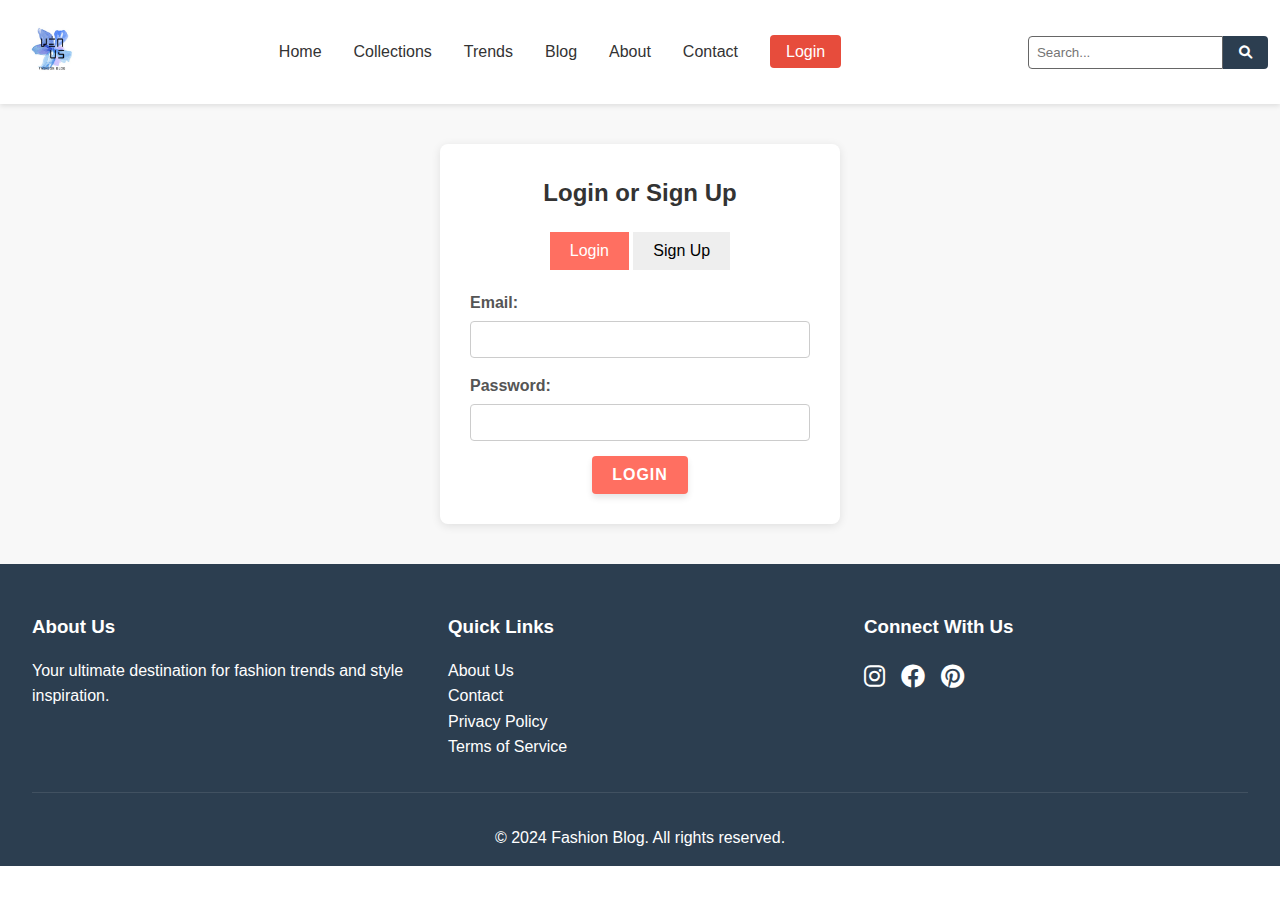
<file: login.html>
<!DOCTYPE html>
<html lang="en">
<head>
    <meta charset="UTF-8">
    <meta name="viewport" content="width=device-width, initial-scale=1.0">
    <title>Fashion Blog - Login/Signup</title>
    <link rel="stylesheet" href="styles/main.css">
    <link rel="stylesheet" href="styles/mobile.css">
    <link rel="stylesheet" href="styles/login.css">
    <link rel="stylesheet" href="https://cdnjs.cloudflare.com/ajax/libs/font-awesome/6.0.0/css/all.min.css">
</head>
<body>
    <header class="header">
        <div class="logo">
            <a href="index.html">
                <img src="images/logo.jpg" alt="Fashion Blog Logo" class="logo-image">
            </a>
        </div>
        <div class="search-bar">
            <input type="text" placeholder="Search...">
            <button type="submit"><i class="fas fa-search"></i></button>
        </div>
        <nav class="nav-bar">
            <ul>
                <li><a href="index.html">Home</a></li>
                <li><a href="collections.html">Collections</a></li>
                <li><a href="trends.html">Trends</a></li>
                <li><a href="blog.html">Blog</a></li>
                <li><a href="about.html">About</a></li>
                <li><a href="contact.html">Contact</a></li>
                <li><a href="login.html" class="active login-btn">Login</a></li>
            </ul>
        </nav>
    </header>

    <main class="login-main">
        <div class="login-container">
            <h2>Login or Sign Up</h2>
            <div class="form-toggle">
                <button id="login-toggle" class="active">Login</button>
                <button id="signup-toggle">Sign Up</button>
            </div>
            <form id="login-form" class="auth-form">
                <div class="form-group">
                    <label for="login-email">Email:</label>
                    <input type="email" id="login-email" name="email" required>
                </div>
                <div class="form-group">
                    <label for="login-password">Password:</label>
                    <input type="password" id="login-password" name="password" required>
                </div>
                <button type="submit" class="btn">Login</button>
            </form>
            <form id="signup-form" class="auth-form hidden">
                <div class="form-group">
                    <label for="signup-username">Username:</label>
                    <input type="text" id="signup-username" name="username" required>
                </div>
                 <div class="form-group">
                    <label for="signup-email">Email:</label>
                    <input type="email" id="signup-email" name="email" required>
                </div>
                <div class="form-group">
                    <label for="signup-password">Password:</label>
                    <input type="password" id="signup-password" name="password" required>
                </div>
                <div class="form-group">
                    <label for="signup-confirm-password">Confirm Password:</label>
                    <input type="password" id="signup-confirm-password" name="confirm-password" required>
                </div>
                <button type="submit" class="btn">Sign Up</button>
            </form>
        </div>
    </main>

    <nav class="mobile-nav">
        <ul>
            <li><a href="index.html">
                <i class="fas fa-home"></i>
                <span>Home</span>
            </a></li>
            <li><a href="collections.html">
                <i class="fas fa-tshirt"></i>
                <span>Collections</span>
            </a></li>
            <li><a href="trends.html">
                <i class="fas fa-chart-line"></i>
                <span>Trends</span>
            </a></li>
            <li><a href="blog.html">
                <i class="fas fa-blog"></i>
                <span>Blog</span>
            </a></li>
            <li><a href="about.html">
                <i class="fas fa-info-circle"></i>
                <span>About</span>
            </a></li>
            <li><a href="contact.html">
                <i class="fas fa-envelope"></i>
                <span>Contact</span>
            </a></li>
        </ul>
    </nav>

    <footer class="footer">
        <div class="footer-content">
            <div class="footer-section">
                <h3>About Us</h3>
                <p>Your ultimate destination for fashion trends and style inspiration.</p>
            </div>
            <div class="footer-section">
                <h3>Quick Links</h3>
                <ul>
                    <li><a href="about.html">About Us</a></li>
                    <li><a href="contact.html">Contact</a></li>
                    <li><a href="privacy.html">Privacy Policy</a></li>
                    <li><a href="terms.html">Terms of Service</a></li>
                </ul>
            </div>
            <div class="footer-section">
                <h3>Connect With Us</h3>
                <div class="social-links">
                    <a href="#" class="social-link"><i class="fab fa-instagram"></i></a>
                    <a href="#" class="social-link"><i class="fab fa-facebook"></i></a>
                    <a href="#" class="social-link"><i class="fab fa-pinterest"></i></a>
                </div>
            </div>
        </div>
        <div class="footer-bottom">
            <p>&copy; 2024 Fashion Blog. All rights reserved.</p>
        </div>
    </footer>

    <button id="back-to-top" title="Back to Top"><i class="fas fa-arrow-up"></i></button>

    <script src="https://code.jquery.com/jquery-3.6.0.min.js"></script>
    <script src="js/main.js"></script>
    <script src="js/mobile-nav.js"></script>
    <script src="js/login.js"></script>
</body>
</html>
</file>
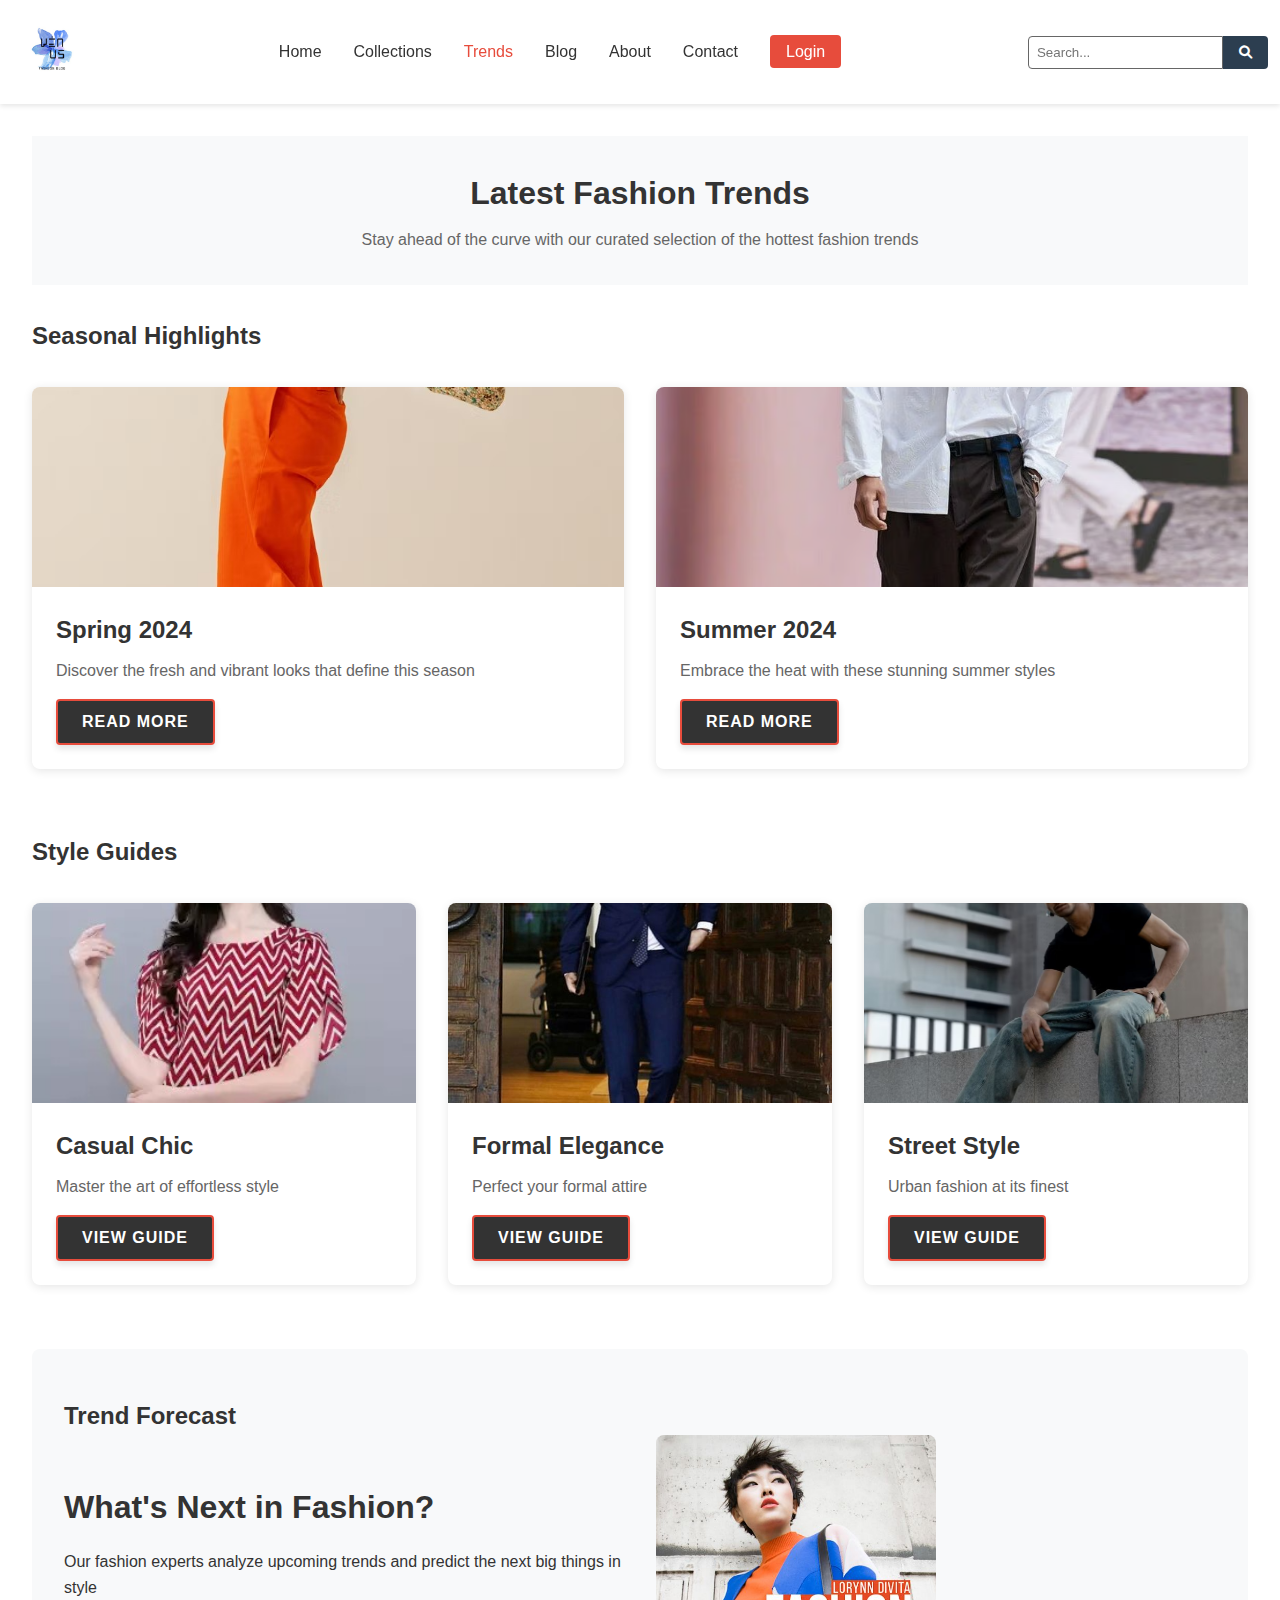
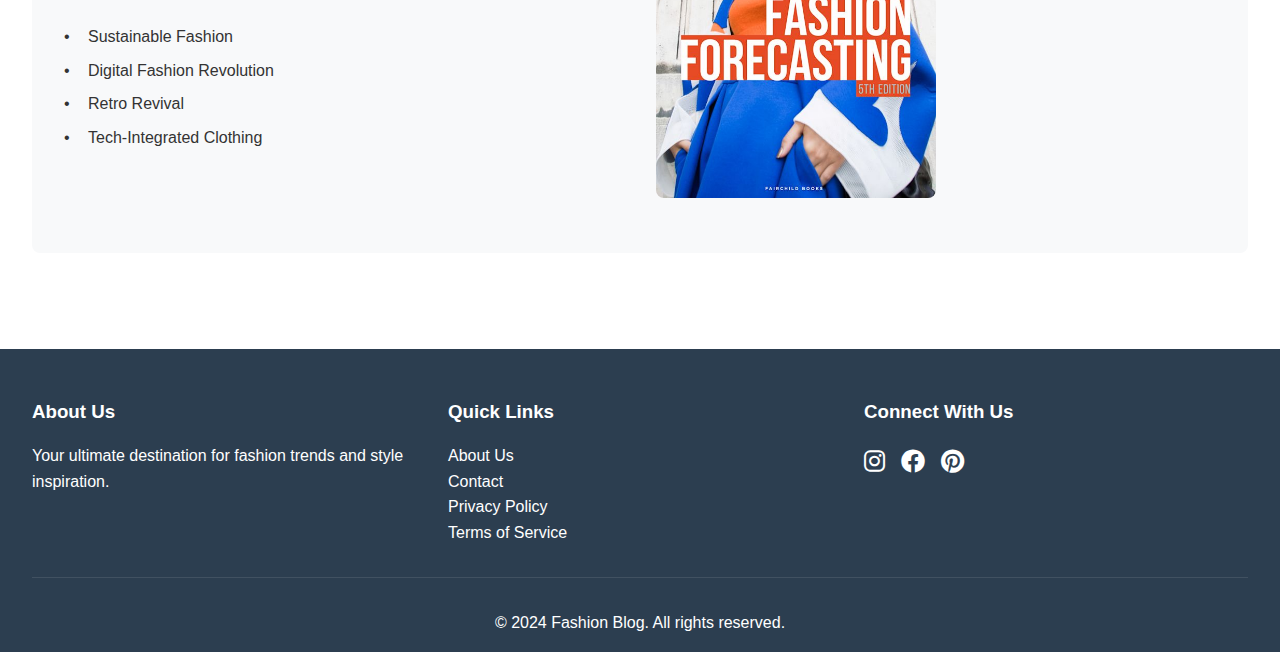
<file: trends.html>
<!DOCTYPE html>
<html lang="en">
<head>
    <meta charset="UTF-8">
    <meta name="viewport" content="width=device-width, initial-scale=1.0">
    <title>Fashion Blog - Trends</title>
    <link rel="stylesheet" href="styles/main.css">
    <link rel="stylesheet" href="styles/mobile.css">
    <link rel="stylesheet" href="styles/trends.css">
    <link rel="stylesheet" href="https://cdnjs.cloudflare.com/ajax/libs/font-awesome/6.0.0/css/all.min.css">
</head>
<body>
    <header class="header">
        <div class="logo">
            <a href="index.html">
                <img src="images/logo.jpg" alt="Fashion Blog Logo" class="logo-image">
            </a>
        </div>
        <div class="search-bar">
            <input type="text" placeholder="Search...">
            <button type="submit"><i class="fas fa-search"></i></button>
        </div>
        <nav class="nav-bar">
            <ul>
                <li><a href="index.html">Home</a></li>
                <li><a href="collections.html">Collections</a></li>
                <li><a href="trends.html" class="active">Trends</a></li>
                <li><a href="blog.html">Blog</a></li>
                <li><a href="about.html">About</a></li>
                <li><a href="contact.html">Contact</a></li>
                <li><a href="login.html" class="login-btn">Login</a></li>
            </ul>
        </nav>
    </header>

    <main class="trends-main">
        <section class="trends-hero">
            <h2>Latest Fashion Trends</h2>
            <p>Stay ahead of the curve with our curated selection of the hottest fashion trends</p>
        </section>

        <section class="seasonal-trends">
            <h2>Seasonal Highlights</h2>
            <div class="trends-grid">
                <article class="trend-card">
                    <img src="images\IMG-20250514-WA0055.jpg" alt="Spring Fashion Trend">
                    <div class="trend-content">
                        <h3>Spring 2024</h3>
                        <p>Discover the fresh and vibrant looks that define this season</p>
                        <a href="#" class="btn">Read More</a>
                    </div>
                </article>
                <article class="trend-card">
                    <img src="images/image.png" alt="Summer Fashion Trend">
                    <div class="trend-content">
                        <h3>Summer 2024</h3>
                        <p>Embrace the heat with these stunning summer styles</p>
                        <a href="#" class="btn">Read More</a>
                    </div>
                </article>
            </div>
        </section>

        <section class="style-guides">
            <h2>Style Guides</h2>
            <div class="guides-grid">
                <article class="guide-card">
                    <img src="images\IMG-20250514-WA0068.jpg" alt="Casual Style Guide">
                    <div class="guide-content">
                        <h3>Casual Chic</h3>
                        <p>Master the art of effortless style</p>
                        <a href="#" class="btn">View Guide</a>
                    </div>
                </article>
                <article class="guide-card">
                    <img src="images\IMG-20250514-WA0067.jpg" alt="Formal Style Guide">
                    <div class="guide-content">
                        <h3>Formal Elegance</h3>
                        <p>Perfect your formal attire</p>
                        <a href="#" class="btn">View Guide</a>
                    </div>
                </article>
                <article class="guide-card">
                    <img src="images\IMG-20250514-WA0056.jpg" alt="Street Style Guide">
                    <div class="guide-content">
                        <h3>Street Style</h3>
                        <p>Urban fashion at its finest</p>
                        <a href="#" class="btn">View Guide</a>
                    </div>
                </article>
            </div>
        </section>

        <section class="trend-forecast">
            <h2>Trend Forecast</h2>
            <div class="forecast-content">
                <div class="forecast-text">
                    <h3>What's Next in Fashion?</h3>
                    <p>Our fashion experts analyze upcoming trends and predict the next big things in style</p>
                    <ul class="forecast-list">
                        <li>Sustainable Fashion</li>
                        <li>Digital Fashion Revolution</li>
                        <li>Retro Revival</li>
                        <li>Tech-Integrated Clothing</li>
                    </ul>
                </div>
                <div class="forecast-image">
                    <img src="images\9781501338984.jpg" alt="Fashion Forecast">
                </div>
            </div>
        </section>
    </main>

    <!-- Mobile Navigation -->
    <nav class="mobile-nav">
        <ul>
            <li><a href="index.html">
                <i class="fas fa-home"></i>
                <span>Home</span>
            </a></li>
            <li><a href="collections.html">
                <i class="fas fa-tshirt"></i>
                <span>Collections</span>
            </a></li>
            <li><a href="trends.html" class="active">
                <i class="fas fa-chart-line"></i>
                <span>Trends</span>
            </a></li>
            <li><a href="blog.html">
                <i class="fas fa-blog"></i>
                <span>Blog</span>
            </a></li>
            <li><a href="about.html">
                <i class="fas fa-info-circle"></i>
                <span>About</span>
            </a></li>
            <li><a href="contact.html">
                <i class="fas fa-envelope"></i>
                <span>Contact</span>
            </a></li>
        </ul>
    </nav>

    <footer class="footer">
        <div class="footer-content">
            <div class="footer-section">
                <h3>About Us</h3>
                <p>Your ultimate destination for fashion trends and style inspiration.</p>
            </div>
            <div class="footer-section">
                <h3>Quick Links</h3>
                <ul>
                    <li><a href="about.html">About Us</a></li>
                    <li><a href="contact.html">Contact</a></li>
                    <li><a href="privacy.html">Privacy Policy</a></li>
                    <li><a href="terms.html">Terms of Service</a></li>
                </ul>
            </div>
            <div class="footer-section">
                <h3>Connect With Us</h3>
                <div class="social-links">
                    <a href="#" class="social-link"><i class="fab fa-instagram"></i></a>
                    <a href="#" class="social-link"><i class="fab fa-facebook"></i></a>
                    <a href="#" class="social-link"><i class="fab fa-pinterest"></i></a>
                </div>
            </div>
        </div>
        <div class="footer-bottom">
            <p>&copy; 2024 Fashion Blog. All rights reserved.</p>
        </div>
    </footer>

    <!-- Mobile Navigation -->
    <nav class="mobile-nav">
        <ul>
            <li><a href="index.html">
                <i class="fas fa-home"></i>
                <span>Home</span>
            </a></li>
            <li><a href="collections.html">
                <i class="fas fa-tshirt"></i>
                <span>Collections</span>
            </a></li>
            <li><a href="trends.html" class="active">
                <i class="fas fa-chart-line"></i>
                <span>Trends</span>
            </a></li>
            <li><a href="blog.html">
                <i class="fas fa-blog"></i>
                <span>Blog</span>
            </a></li>
            <li><a href="about.html">
                <i class="fas fa-info-circle"></i>
                <span>About</span>
            </a></li>
            <li><a href="contact.html">
                <i class="fas fa-envelope"></i>
                <span>Contact</span>
            </a></li>
        </ul>
    </nav>

    <button id="back-to-top" title="Back to Top"><i class="fas fa-arrow-up"></i></button>

    <script src="https://code.jquery.com/jquery-3.6.0.min.js"></script>
    <script src="js/main.js"></script>
    <script src="js/mobile-nav.js"></script>
</body>
</html>
</file>
<file: styles/main.css>
:root {
    --primary-color: #2c3e50;
    --secondary-color: #e74c3c;
    --accent-color: #f1c40f;
    --text-color: #333;
    --light-gray: #f5f5f5;
    --dark-gray: #666;
    --white: #ffffff;
}

* {
    margin: 0;
    padding: 0;
    box-sizing: border-box;
}

body {
    font-family: 'Segoe UI', Arial, sans-serif;
    line-height: 1.6;
    color: var(--text-color);
}

/* Header Styles */
.header {
    background: var(--white);
    padding: 0.75rem;
    position: sticky;
    top: 0;
    z-index: 1000;
    box-shadow: 0 2px 5px rgba(0,0,0,0.1);
    display: flex;
    justify-content: space-between;
    align-items: center;
    flex-wrap: wrap;
    transition: all 0.3s ease;
}

/* Mobile Menu Icon */
.menu-icon {
    display: none;
    font-size: 1.5rem;
    cursor: pointer;
    margin-left: 1rem;
    padding: 0.5rem;
    color: var(--primary-color);
    transition: color 0.3s ease;
}

#top-fashion-trends{
    margin: 1% auto;
    display: flex;
    > * {
      flex: 0 0 100%;
    }
}
.scrollable{
    display: flex;
    padding-right: 30px;
    will-change: transform;
    animation: scrolling 15s linear infinite;
}
 @keyframes scrolling {
    0% {
      transform: translateX(0);
    }
    100% {
      transform: translateX(-100%);
    }
  }

  .image{
    justify-content: center;
    align-items: center;
    max-width: 20%;
    padding: 0 3px;
}

.menu-icon:hover {
    color: var(--secondary-color);
}

/* Media Queries */
@media screen and (max-width: 768px) {
    .header {
        padding: 0.5rem;
    }

    .nav-bar {
        width: 100%;
        order: 4;
        display: none;
        background: var(--white);
        position: absolute;
        top: 100%;
        left: 0;
        box-shadow: 0 2px 5px rgba(0,0,0,0.1);
        transition: transform 0.3s ease-in-out;
    }

    .nav-bar.active {
        display: block;
        transform: translateY(0);
    }

    .nav-bar ul {
        flex-direction: column;
        gap: 0;
    }

    .nav-bar li {
        width: 100%;
        text-align: left;
        padding: 1rem 1.5rem;
        border-top: 1px solid var(--light-gray);
        transition: background-color 0.3s ease;
    }

    .nav-bar li:hover {
        background-color: var(--light-gray);
    }

    .nav-bar a {
        display: block;
        width: 100%;
    }

    .search-bar {
        order: 2;
        width: calc(100% - 120px);
        margin: 0 1rem;
        max-width: none;
    }

    .logo {
        order: 1;
    }

    .logo-image {
        width: 50px;
        height: 50px;
        object-fit: contain;
    }
}

@media screen and (min-width: 769px) and (max-width: 1024px) {
    .nav-bar ul {
        gap: 1rem;
    }

    .search-bar {
        max-width: 200px;
    }
}

@media screen and (max-width: 1024px) {
    .hero-section {
        height: 30vh; /* Adjusted height */
        min-height: 250px; /* Adjusted min-height */
    }

    .slide-content {
        bottom: 10%;
        left: 5%;
        right: 5%;
        text-align: center;
    }

    .product-grid,
    .category-grid,
    .blog-grid {
        grid-template-columns: repeat(auto-fit, minmax(250px, 1fr));
        gap: 1.5rem;
        padding: 0 1rem;
    }

    .featured-products,
    .categories,
    .blog-preview {
        padding: 2rem 1rem;
    }

    .category-card {
        position: relative;
        overflow: hidden;
        border-radius: 8px;
        box-shadow: 0 2px 4px rgba(0,0,0,0.1);
    }

    .category-card img {
        height: 200px;
        width: 100%;
        object-fit: cover;
        transition: transform 0.3s ease;
    }

    .category-card:hover img {
        transform: scale(1.05);
    }

    .category-card h3 {
        position: absolute;
        bottom: 0;
        left: 0;
        right: 0;
        padding: 1rem;
        background: rgba(0,0,0,0.6);
        color: var(--white);
        margin: 0;
        text-align: center;
    }
}

@media screen and (max-width: 480px) {
    .btn {
        padding: 10px 24px;
        font-size: 1rem;
        width: 100%;
        text-align: center;
        margin-top: 1rem;
    }

    .product-grid,
    .category-grid,
    .blog-grid {
        grid-template-columns: 1fr;
        gap: 2rem;
    }

    .slide-content {
        padding: 1rem;
        background: rgba(0,0,0,0.5);
        border-radius: 8px;
        width: 90%;
        margin: 0 auto;
        bottom: 5%;
    }

    .slide-content h2 {
        font-size: 1.75rem;
        margin-bottom: 0.5rem;
        color: var(--white);
    }

    .slide-content p {
        font-size: 1rem;
        color: var(--white);
        margin-bottom: 1rem;
    }

    .blog-card {
        margin-bottom: 2rem;
    }

    .blog-card img {
        height: 200px;
        object-fit: cover;
    }

    .blog-content {
        padding: 1.5rem;
    }

    .footer-content {
        flex-direction: column;
        text-align: center;
        gap: 2rem;
    }

    .footer-section {
        width: 100%;
    }

    .social-links {
        justify-content: center;
        margin-top: 1rem;
    }
}

.logo {
    display: flex;
    align-items: center;
}

.logo a {
    text-decoration: none;
}

.logo-image {
    width: 80px;
    height: auto;
    display: block;
}

.search-bar {
    display: flex;
    max-width: 300px;
    margin: 0;
    order: 2;
}

.search-bar input {
    flex: 1;
    padding: 0.5rem;
    border: 1px solid var(--dark-gray);
    border-radius: 4px 0 0 4px;
}

.search-bar button {
    padding: 0.5rem 1rem;
    background: var(--primary-color);
    color: var(--white);
    border: none;
    border-radius: 0 4px 4px 0;
    cursor: pointer;
}

.nav-bar ul {
    display: flex;
    justify-content: flex-end;
    list-style: none;
    gap: 2rem;
}

.nav-bar a {
    text-decoration: none;
    color: var(--text-color);
    font-weight: 500;
    transition: color 0.3s;
}

.nav-bar a:hover,
.nav-bar a.active {
    color: var(--secondary-color);
}

.login-btn {
    background: var(--secondary-color);
    color: var(--white) !important;
    padding: 0.5rem 1rem;
    border-radius: 4px;
}

/* Hero Section */
.hero-section {
    position: relative;
    height: 400px; /* Adjusted height */
    overflow: hidden;
    width: 100%;
    max-width: 1920px;
    margin: 0 auto;
}

.slider {
    height: 100%;
    width: 100%;
}

.slide {
    position: absolute;
    top: 0;
    left: 0;
    width: 100%;
    height: 100%;
    opacity: 0;
    visibility: hidden;
    transition: opacity 0.8s ease-in-out, visibility 0.8s;
}

.slide.active {
    opacity: 1;
    visibility: visible;
}

.slide img {
    width: 100%;
    height: 100%;
    object-fit: cover;
    object-position: center;
}

.slide-content {
    position: absolute;
    bottom: 20%;
    left: 10%;
    color: var(--white);
    text-shadow: 2px 2px 4px rgba(0,0,0,0.5);
    background: rgba(0,0,0,0.4);
    padding: 2rem;
    border-radius: 8px;
    max-width: 600px;
    transform: translateY(20px);
    opacity: 0;
    transition: all 0.5s ease-in-out 0.3s;
}

.slide.active .slide-content {
    transform: translateY(0);
    opacity: 1;
}

.slide img {
    display: block;
    width: 100%;
    height: 100%;
    object-fit: cover;
}

.slide-content {
    position: absolute;
    bottom: 20%;
    left: 10%;
    color: var(--white);
    text-shadow: 2px 2px 4px rgba(0,0,0,0.5);
}

.btn {
    display: inline-block;
    padding: 12px 28px;
    background-color: var(--secondary-color);
    color: var(--white);
    text-decoration: none;
    border-radius: 25px;
    font-weight: 600;
    text-transform: uppercase;
    letter-spacing: 1px;
    transition: all 0.3s ease;
    border: 2px solid var(--secondary-color);
    box-shadow: 0 4px 6px rgba(0, 0, 0, 0.1);
}

.btn:hover {
    background-color: transparent;
    color: var(--secondary-color);
    transform: translateY(-2px);
    box-shadow: 0 6px 8px rgba(0, 0, 0, 0.15);
}

.btn:active {
    transform: translateY(0);
    box-shadow: 0 2px 4px rgba(0, 0, 0, 0.1);
}

/* Featured Products */
.featured-products,
.categories,
.blog-preview {
    padding: 4rem 2rem;
}

.product-grid,
.category-grid,
.blog-grid {
    display: grid;
    grid-template-columns: repeat(auto-fit, minmax(250px, 1fr));
    gap: 2rem;
    margin-top: 2rem;
}

.category-card {
    position: relative;
    overflow: hidden;
    border-radius: 8px;
    transition: transform 0.3s;
}

.category-card:hover {
    transform: translateY(-5px);
}

.category-card img {
    width: 100%;
    height: 300px;
    object-fit: cover;
}

.category-card h3 {
    position: absolute;
    bottom: 0;
    left: 0;
    right: 0;
    padding: 1rem;
    background: rgba(0,0,0,0.7);
    color: var(--white);
    text-align: center;
}

/* Footer Styles */
.footer {
    background: var(--primary-color);
    color: var(--white);
    padding: 3rem 2rem 1rem;
}

.footer-content {
    display: grid;
    grid-template-columns: repeat(auto-fit, minmax(250px, 1fr));
    gap: 2rem;
    margin-bottom: 2rem;
}

.footer-section h3 {
    margin-bottom: 1rem;
}

.footer-section ul {
    list-style: none;
}

.footer-section a {
    color: var(--white);
    text-decoration: none;
    transition: color 0.3s;
}

.footer-section a:hover {
    color: var(--accent-color);
}

.social-links {
    display: flex;
    gap: 1rem;
}

.social-link {
    font-size: 1.5rem;
}

.footer-bottom {
    text-align: center;
    padding-top: 2rem;
    border-top: 1px solid rgba(255,255,255,0.1);
}

/* Back to Top Button */
#back-to-top {
    position: fixed;
    bottom: 20px;
    right: 20px;
    background: var(--secondary-color);
    color: var(--white);
    width: 40px;
    height: 40px;
    border-radius: 50%;
    border: none;
    cursor: pointer;
    display: none;
    align-items: center;
    justify-content: center;
    transition: background-color 0.3s;
}

#back-to-top:hover {
    background: var(--primary-color);
}

/* Responsive Design */
@media (max-width: 768px) {
    .nav-bar ul {
        flex-direction: column;
        text-align: center;
        gap: 1rem;
    }

    .hero-section {
        height: 30vh; /* Adjusted height */
    }

    .slide-content {
        text-align: center;
        left: 50%;
        transform: translateX(-50%);
        width: 90%;
        max-width: 600px;
        margin: 0 auto;
    }

    .footer-content {
        grid-template-columns: 1fr;
        text-align: center;
    }

    .social-links {
        justify-content: center;
    }
}

.product-scroll {
    display: flex;
    overflow-x: auto;
    gap: 20px;
    padding: 20px;
    scroll-snap-type: x mandatory;
    -webkit-overflow-scrolling: touch;
    scrollbar-width: none; /* Firefox */
    -ms-overflow-style: none; /* IE and Edge */
}

.product-scroll::-webkit-scrollbar {
    display: none; /* Chrome, Safari and Opera */
}

.product-scroll::-webkit-scrollbar {
    height: 8px;
}

.product-scroll::-webkit-scrollbar-track {
    background: #f1f1f1;
    border-radius: 4px;
}

.product-scroll::-webkit-scrollbar-thumb {
    background: #888;
    border-radius: 4px;
}

.product-scroll .product-card {
    flex: 0 0 auto;
    width: 200px;
    scroll-snap-align: start;
    transition: transform 0.3s ease;
}

.product-scroll .product-card:hover {
    transform: scale(1.05);
}

.product-scroll .product-card img {
    width: 100%;
    height: 200px;
    object-fit: cover;
    border-radius: 8px;
    box-shadow: 0 2px 4px rgba(0,0,0,0.1);
}
</file>
<file: styles/mobile.css>
/* Mobile-first styles */
@media screen and (max-width: 768px) {
    /* Header modifications */
    .header {
        padding: 10px;
        flex-direction: column;
        position: relative;
    }

    .logo {
        width: 100%;
        text-align: center;
        margin-bottom: 10px;
    }

    .logo-image {
        max-width: 120px;
    }

    .search-bar {
        width: 100%;
        margin: 10px 0;
        padding: 0 15px;
    }

    .search-bar input {
        width: 100%;
        padding: 12px 20px;
        border-radius: 25px;
        border: 1px solid #ddd;
        font-size: 16px;
    }

    .search-bar button {
        position: absolute;
        right: 25px;
        top: 50%;
        transform: translateY(-50%);
        background: none;
        border: none;
        color: #666;
    }

    /* Hide desktop navigation */
    .nav-bar {
        display: none;
    }

    /* Mobile bottom navigation */
    .mobile-nav {
        display: flex;
        position: fixed;
        bottom: 0;
        left: 0;
        width: 100%;
        background: white;
        box-shadow: 0 -2px 10px rgba(0, 0, 0, 0.1);
        z-index: 1000;
        height: 60px;
        padding: 5px 0;
    }

    .mobile-nav ul {
        display: flex;
        width: 100%;
        margin: 0;
        padding: 0;
        list-style: none;
        justify-content: space-around;
    }

    .mobile-nav li {
        flex: 1;
        text-align: center;
        max-width: 72px;
    }

    .mobile-nav a {
        display: flex;
        flex-direction: column;
        align-items: center;
        justify-content: center;
        padding: 8px 0;
        color: #666;
        text-decoration: none;
        font-size: 10px;
        font-weight: 500;
        height: 100%;
        transition: color 0.3s ease;
    }

    .mobile-nav i {
        font-size: 22px;
        margin-bottom: 4px;
        transition: transform 0.2s ease;
    }

    .mobile-nav a.active {
        color: #ff4081;
    }

    .mobile-nav a.active i {
        transform: translateY(-2px);
    }

    /* Main content adjustments */
    main {
        margin-bottom: 60px; /* Space for bottom navigation */
        padding: 0 10px;
    }

    /* Hero section */
    .hero-section {
        margin: 10px 0;
        height: 30vh; /* Adjusted height */
    }

    .slider img {
        border-radius: 15px;
    }

    /* Featured products grid */
    .product-grid {
        display: grid;
        grid-template-columns: repeat(2, 1fr);
        gap: 10px;
        padding: 10px;
    }

    /* Category cards */
    .category-grid {
        display: grid;
        grid-template-columns: repeat(2, 1fr);
        gap: 10px;
        padding: 10px;
    }

    .category-card {
        border-radius: 15px;
        overflow: hidden;
    }

    /* Blog cards */
    .blog-grid {
        display: grid;
        grid-template-columns: 1fr;
        gap: 15px;
        padding: 10px;
    }

    .blog-card {
        border-radius: 15px;
        overflow: hidden;
    }

    /* Footer adjustments */
    .footer-content {
        flex-direction: column;
        padding: 20px 10px;
    }

    .footer-section {
        margin-bottom: 20px;
        text-align: center;
    }

    /* Back to top button */
    #back-to-top {
        bottom: 70px; /* Adjust for bottom navigation */
    }
}

/* Hide mobile navigation on desktop */
@media screen and (min-width: 769px) {
    .mobile-nav {
        display: none;
    }
}

/* Mobile login button */
.mobile-login {
    display: none;
}

@media screen and (max-width: 768px) {
    /* Header modifications */
    .header {
        padding: 10px;
        flex-direction: column;
        position: relative;
    }

    .mobile-login {
        display: flex;
        position: absolute;
        top: 10px;
        right: 10px;
    }

    .mobile-login .login-btn {
        display: flex;
        align-items: center;
        gap: 5px;
        padding: 8px 15px;
        background-color: #ff4081;
        color: white;
        border-radius: 20px;
        text-decoration: none;
        font-size: 14px;
    }

    .mobile-login .login-btn i {
        font-size: 16px;
    }

    /* Rest of your mobile styles */
    .logo {
        width: 100%;
        text-align: center;
        margin-bottom: 10px;
    }

    .logo-image {
        max-width: 120px;
    }

    .search-bar {
        width: 100%;
        margin: 10px 0;
        padding: 0 15px;
    }

    .search-bar input {
        width: 100%;
        padding: 12px 20px;
        border-radius: 25px;
        border: 1px solid #ddd;
        font-size: 16px;
    }

    .search-bar button {
        position: absolute;
        right: 25px;
        top: 50%;
        transform: translateY(-50%);
        background: none;
        border: none;
        color: #666;
    }

    /* Hide desktop navigation */
    .nav-bar {
        display: none;
    }

    /* Mobile bottom navigation */
    .mobile-nav {
        display: flex;
        position: fixed;
        bottom: 0;
        left: 0;
        width: 100%;
        background: white;
        box-shadow: 0 -2px 10px rgba(0, 0, 0, 0.1);
        z-index: 1000;
        height: 60px;
        padding: 5px 0;
    }

    .mobile-nav ul {
        display: flex;
        width: 100%;
        margin: 0;
        padding: 0;
        list-style: none;
        justify-content: space-around;
    }

    .mobile-nav li {
        flex: 1;
        text-align: center;
        max-width: 72px;
    }

    .mobile-nav a {
        display: flex;
        flex-direction: column;
        align-items: center;
        justify-content: center;
        padding: 8px 0;
        color: #666;
        text-decoration: none;
        font-size: 10px;
        font-weight: 500;
        height: 100%;
        transition: color 0.3s ease;
    }

    .mobile-nav i {
        font-size: 22px;
        margin-bottom: 4px;
        transition: transform 0.2s ease;
    }

    .mobile-nav a.active {
        color: #ff4081;
    }

    .mobile-nav a.active i {
        transform: translateY(-2px);
    }

    /* Main content adjustments */
    main {
        margin-bottom: 60px; /* Space for bottom navigation */
        padding: 0 10px;
    }

    /* Hero section */
    .hero-section {
        margin: 10px 0;
        height: 30vh; /* Adjusted height */
    }

    .slider img {
        border-radius: 15px;
    }

    /* Featured products grid */
    .product-grid {
        display: grid;
        grid-template-columns: repeat(2, 1fr);
        gap: 10px;
        padding: 10px;
    }

    /* Category cards */
    .category-grid {
        display: grid;
        grid-template-columns: repeat(2, 1fr);
        gap: 10px;
        padding: 10px;
    }

    .category-card {
        border-radius: 15px;
        overflow: hidden;
    }

    /* Blog cards */
    .blog-grid {
        display: grid;
        grid-template-columns: 1fr;
        gap: 15px;
        padding: 10px;
    }

    .blog-card {
        border-radius: 15px;
        overflow: hidden;
    }

    /* Footer adjustments */
    .footer-content {
        flex-direction: column;
        padding: 20px 10px;
    }

    .footer-section {
        margin-bottom: 20px;
        text-align: center;
    }

    /* Back to top button */
    #back-to-top {
        bottom: 70px; /* Adjust for bottom navigation */
    }
}

@media screen and (min-width: 769px) {
    .mobile-nav {
        display: none;
    }
}
</file>
<file: styles/about.css>
.about-main {
    padding: 2rem;
}

.about-hero {
    background-color: #f8f9fa;
    padding: 3rem 1rem;
    text-align: center;
    margin-bottom: 1rem;
}

.hero-content h2 {
    font-size: 2rem;
    margin-bottom: 0.5rem;
    color: #333;
}

.hero-content p {
    font-size: 1rem;
    color: #666;
    max-width: 600px;
    margin: 0 auto;
}

.mission-vision {
    display: grid;
    grid-template-columns: repeat(2, 1fr);
    gap: 3rem;
    margin-bottom: 4rem;
    padding: 0 2rem;
}

.mission,
.vision {
    padding: 2rem;
    background: #fff;
    border-radius: 8px;
    box-shadow: 0 2px 10px rgba(0, 0, 0, 0.1);
}

.mission h2,
.vision h2 {
    font-size: 2rem;
    margin-bottom: 1rem;
    color: #333;
}

.mission p,
.vision p {
    color: #666;
    line-height: 1.6;
}

.team-section {
    margin-bottom: 4rem;
    text-align: center;
    padding: 0 2rem;
}

.team-section h2 {
    font-size: 2.5rem;
    margin-bottom: 3rem;
    color: #333;
}

.team-grid {
    display: grid;
    grid-template-columns: repeat(auto-fit, minmax(250px, 1fr));
    gap: 2rem;
}

.team-member {
    background: #fff;
    padding: 2rem;
    border-radius: 8px;
    box-shadow: 0 2px 10px rgba(0, 0, 0, 0.1);
}

.team-member img {
    width: 150px;
    height: 150px;
    border-radius: 50%;
    margin-bottom: 1rem;
    object-fit: cover;
}

.team-member h3 {
    font-size: 1.5rem;
    margin-bottom: 0.5rem;
    color: #333;
}

.team-member .role {
    color: #666;
    font-style: italic;
    margin-bottom: 1rem;
}

.team-member .bio {
    color: #666;
    line-height: 1.6;
}

.values-section {
    background-color: #f8f9fa;
    padding: 4rem 2rem;
    margin-bottom: 4rem;
    text-align: center;
}

.values-section h2 {
    font-size: 2.5rem;
    margin-bottom: 3rem;
    color: #333;
}

.values-grid {
    display: grid;
    grid-template-columns: repeat(auto-fit, minmax(200px, 1fr));
    gap: 2rem;
}

.value-card {
    padding: 2rem;
    background: #fff;
    border-radius: 8px;
    box-shadow: 0 2px 10px rgba(0, 0, 0, 0.1);
}

.value-card i {
    font-size: 2.5rem;
    color: #333;
    margin-bottom: 1rem;
}

.value-card h3 {
    font-size: 1.5rem;
    margin-bottom: 1rem;
    color: #333;
}

.value-card p {
    color: #666;
}

.join-us {
    text-align: center;
    padding: 4rem 2rem;
    background-color: #333;
    color: #fff;
}

.join-content h2 {
    font-size: 2.5rem;
    margin-bottom: 1rem;
}

.join-content p {
    max-width: 600px;
    margin: 0 auto 2rem;
    font-size: 1.2rem;
}

.btn {
    display: inline-block;
    padding: 1rem 2rem;
    background-color: #fff;
    color: #333;
    text-decoration: none;
    border-radius: 4px;
    transition: background-color 0.3s ease;
}

.btn:hover {
    background-color: #f8f9fa;
}

@media (max-width: 768px) {
    .mission-vision {
        grid-template-columns: 1fr;
    }

    .about-hero {
        padding: 4rem 1rem;
    }

    .hero-content h2 {
        font-size: 2.5rem;
    }

    .team-member img {
        width: 120px;
        height: 120px;
    }

    .values-section,
    .join-us {
        padding: 3rem 1rem;
    }
}
</file>
<file: styles/blog.css>
.blog-main {
    padding: 2rem;
}

/* Blog Listing Page */
.blog-hero {
    background-color: #f8f9fa;
    padding: 2rem 1rem;
    text-align: center;
    margin-bottom: 1rem;
}

.blog-hero h2 {
    font-size: 2rem;
    margin-bottom: 0.5rem;
    color: #333;
}

.blog-hero p {
    font-size: 1rem;
    color: #666;
    max-width: 600px;
    margin: 0 auto;
}

.blog-grid {
    display: grid;
    grid-template-columns: repeat(auto-fit, minmax(300px, 1fr));
    gap: 2rem;
    margin-bottom: 3rem;
}

.blog-card {
    background: #fff;
    border-radius: 8px;
    overflow: hidden;
    box-shadow: 0 2px 10px rgba(0, 0, 0, 0.1);
    transition: transform 0.3s ease;
}

.blog-card:hover {
    transform: translateY(-5px);
}

.blog-card img {
    width: 100%;
    height: 200px;
    object-fit: cover;
}

.blog-content {
    padding: 1.5rem;
}

.blog-content h3 {
    font-size: 1.5rem;
    margin-bottom: 0.5rem;
    color: #333;
}

.blog-meta {
    font-size: 0.9rem;
    color: #666;
    margin-bottom: 1rem;
}

.blog-summary {
    color: #666;
    margin-bottom: 1rem;
    line-height: 1.6;
}

/* Single Post Page */
.post-header {
    text-align: center;
    margin-bottom: 2rem;
}

.post-header h1 {
    font-size: 3rem;
    margin-bottom: 1rem;
    color: #333;
}

.post-meta {
    color: #666;
    margin-bottom: 2rem;
}

.post-image {
    width: 100%;
    max-height: 500px;
    object-fit: cover;
    margin-bottom: 2rem;
    border-radius: 8px;
}

.post-content {
    max-width: 800px;
    margin: 0 auto;
    line-height: 1.8;
    color: #333;
}

.post-content p {
    margin-bottom: 1.5rem;
}

.video-container {
    position: relative;
    padding-bottom: 56.25%;
    height: 0;
    overflow: hidden;
    margin-bottom: 2rem;
}

.video-container iframe {
    position: absolute;
    top: 0;
    left: 0;
    width: 100%;
    height: 100%;
}

/* Comments Section */
.comments-section {
    max-width: 800px;
    margin: 4rem auto;
}

.comments-section h3 {
    font-size: 2rem;
    margin-bottom: 2rem;
    color: #333;
}

.comment {
    background: #f8f9fa;
    padding: 1.5rem;
    border-radius: 8px;
    margin-bottom: 1.5rem;
}

.comment-header {
    display: flex;
    justify-content: space-between;
    margin-bottom: 1rem;
}

.comment-author {
    font-weight: bold;
    color: #333;
}

.comment-date {
    color: #666;
}

.comment-content {
    color: #333;
    line-height: 1.6;
}

.comment-form {
    margin-top: 2rem;
}

.comment-form textarea {
    width: 100%;
    padding: 1rem;
    margin-bottom: 1rem;
    border: 1px solid #ddd;
    border-radius: 4px;
    resize: vertical;
}

/* User Authentication */
.auth-container {
    max-width: 400px;
    margin: 4rem auto;
    padding: 2rem;
    background: #fff;
    border-radius: 8px;
    box-shadow: 0 2px 10px rgba(0, 0, 0, 0.1);
}

.auth-container h2 {
    text-align: center;
    margin-bottom: 2rem;
    color: #333;
}

.auth-form {
    display: flex;
    flex-direction: column;
    gap: 1rem;
}

.form-group {
    display: flex;
    flex-direction: column;
    gap: 0.5rem;
}

.form-group label {
    color: #333;
}

.form-group input {
    padding: 0.8rem;
    border: 1px solid #ddd;
    border-radius: 4px;
}

.auth-btn {
    background: #333;
    color: #fff;
    padding: 1rem;
    border: none;
    border-radius: 4px;
    cursor: pointer;
    transition: background-color 0.3s ease;
}

.auth-btn:hover {
    background: #444;
}

.auth-links {
    margin-top: 1rem;
    text-align: center;
}

.auth-links a {
    color: #333;
    text-decoration: underline;
}

@media (max-width: 768px) {
    .blog-hero {
        padding: 3rem 1rem;
    }

    .blog-hero h2 {
        font-size: 2rem;
    }

    .post-header h1 {
        font-size: 2.5rem;
    }

    .auth-container {
        margin: 2rem auto;
        padding: 1.5rem;
    }
}
</file>
<file: styles/contact.css>
.contact-main {
    max-width: 1200px;
    margin: 0 auto;
    padding: 2rem;
}

.contact-hero {
    text-align: center;
    margin-bottom: 3rem;
}

.contact-hero h2 {
    font-size: 2rem;
    color: var(--primary-color);
    margin-bottom: 0.5rem;
}

.contact-hero p {
    font-size: 1rem;
    color: #666;
    max-width: 600px;
    margin: 0 auto;
}
.contact-container {
    display: grid;
    grid-template-columns: 1fr 1fr;
    gap: 3rem;
    margin-top: 2rem;
}

/* Contact Form Styles */
.contact-form-section {
    background: var(--white);
    padding: 2rem;
    border-radius: 8px;
    box-shadow: 0 2px 4px rgba(0,0,0,0.1);
}

.contact-form-section h3 {
    color: var(--primary-color);
    margin-bottom: 1.5rem;
}

.form-group {
    margin-bottom: 1.5rem;
}

.form-group label {
    display: block;
    margin-bottom: 0.5rem;
    color: var(--text-color);
}

.form-group input,
.form-group textarea {
    width: 100%;
    padding: 0.8rem;
    border: 1px solid var(--dark-gray);
    border-radius: 4px;
    transition: border-color 0.3s;
}

.form-group input:focus,
.form-group textarea:focus {
    border-color: var(--secondary-color);
    outline: none;
}

.form-group input.error,
.form-group textarea.error {
    border-color: #e74c3c;
}

.submit-btn {
    width: 100%;
    padding: 1rem;
    background: var(--secondary-color);
    color: var(--white);
    border: none;
    border-radius: 4px;
    cursor: pointer;
    transition: background-color 0.3s;
}

.submit-btn:hover {
    background: var(--primary-color);
}

/* Contact Info Styles */
.contact-info-section {
    background: var(--white);
    padding: 2rem;
    border-radius: 8px;
    box-shadow: 0 2px 4px rgba(0,0,0,0.1);
}

.contact-info-section h3 {
    color: var(--primary-color);
    margin-bottom: 1.5rem;
}

.contact-info {
    margin-bottom: 2rem;
}

.info-item {
    display: flex;
    align-items: flex-start;
    margin-bottom: 1.5rem;
}

.info-item i {
    font-size: 1.5rem;
    color: var(--secondary-color);
    margin-right: 1rem;
    width: 24px;
}

.info-item h4 {
    margin-bottom: 0.5rem;
    color: var(--primary-color);
}

.social-connect {
    margin-top: 2rem;
}

.social-icons {
    display: flex;
    gap: 1rem;
    margin-top: 1rem;
}

.social-icon {
    display: flex;
    align-items: center;
    justify-content: center;
    width: 40px;
    height: 40px;
    background: var(--light-gray);
    color: var(--primary-color);
    border-radius: 50%;
    text-decoration: none;
    transition: all 0.3s;
}

.social-icon:hover {
    background: var(--secondary-color);
    color: var(--white);
    transform: translateY(-3px);
}

/* Success Message */
.success-message {
    display: none;
    background: #2ecc71;
    color: white;
    padding: 1rem;
    border-radius: 4px;
    margin-bottom: 1rem;
    text-align: center;
}

/* Responsive Design */
@media (max-width: 768px) {
    .contact-container {
        grid-template-columns: 1fr;
    }

    .contact-info-section {
        order: -1;
    }

    .contact-hero h2 {
        font-size: 2rem;
    }
}
</file>
<file: styles/login.css>
.login-main {
    display: flex;
    justify-content: center;
    align-items: center;
    padding: 40px 20px;
    background-color: #f8f8f8;
}

.login-container {
    background-color: #fff;
    padding: 30px;
    border-radius: 8px;
    box-shadow: 0 2px 10px rgba(0, 0, 0, 0.1);
    width: 100%;
    max-width: 400px;
    text-align: center;
}

.login-container h2 {
    margin-bottom: 20px;
    color: #333;
}

.form-toggle {
    margin-bottom: 20px;
}

.form-toggle button {
    padding: 10px 20px;
    border: none;
    background-color: #eee;
    cursor: pointer;
    font-size: 1rem;
    transition: background-color 0.3s ease;
}

.form-toggle button.active {
    background-color: #ff6f61;
    color: #fff;
}

.auth-form .form-group {
    margin-bottom: 15px;
    text-align: left;
}

.auth-form label {
    display: block;
    margin-bottom: 5px;
    font-weight: bold;
    color: #555;
}

.auth-form input[type="email"],
.auth-form input[type="password"],
.auth-form input[type="text"] {
    width: 100%;
    padding: 10px;
    border: 1px solid #ccc;
    border-radius: 4px;
    box-sizing: border-box;
}

.auth-form .btn {
    display: inline-block;
    background-color: #ff6f61;
    color: #fff;
    padding: 10px 20px;
    border: none;
    border-radius: 4px;
    cursor: pointer;
    font-size: 1rem;
    transition: background-color 0.3s ease;
}

.auth-form .btn:hover {
    background-color: #e65c50;
}

.hidden {
    display: none;
}

/* Responsive adjustments */
@media (max-width: 768px) {
    .login-main {
        padding: 20px 10px;
    }

    .login-container {
        padding: 20px;
    }

    .form-toggle button {
        padding: 8px 15px;
        font-size: 0.9rem;
    }

    .auth-form input[type="email"],
    .auth-form input[type="password"],
    .auth-form input[type="text"] {
        padding: 8px;
    }

    .auth-form .btn {
        padding: 8px 15px;
        font-size: 0.9rem;
    }
}
</file>
<file: styles/trends.css>
.trends-main {
    padding: 2rem;
}

.trends-hero {
    text-align: center;
    padding: 2rem 1rem;
    background-color: #f8f9fa;
    margin-bottom: 2rem;
}

.trends-hero h2 {
    font-size: 2rem;
    margin-bottom: 0.5rem;
    color: #333;
}

.trends-hero p {
    font-size: 1rem;
    color: #666;
    max-width: 600px;
    margin: 0 auto;
}

.seasonal-trends,
.style-guides,
.trend-forecast {
    margin-bottom: 4rem;
}

.trends-grid,
.guides-grid {
    display: grid;
    grid-template-columns: repeat(auto-fit, minmax(300px, 1fr));
    gap: 2rem;
    margin-top: 2rem;
}

.trend-card,
.guide-card {
    background: #fff;
    border-radius: 8px;
    overflow: hidden;
    box-shadow: 0 2px 10px rgba(0, 0, 0, 0.1);
    transition: transform 0.3s ease;
}

.trend-card:hover,
.guide-card:hover {
    transform: translateY(-5px);
}

.trend-card img,
.guide-card img {
    width: 100%;
    height: 200px;
    object-fit: cover;
    display: block;
    margin: 0 auto;
}

.trend-content,
.guide-content {
    padding: 1.5rem;
}

.trend-content h3,
.guide-content h3 {
    font-size: 1.5rem;
    margin-bottom: 0.5rem;
    color: #333;
}

.trend-content p,
.guide-content p {
    color: #666;
    margin-bottom: 1rem;
}

.btn {
    display: inline-block;
    padding: 0.5rem 1.5rem;
    background-color: #333;
    color: #fff;
    text-decoration: none;
    border-radius: 4px;
    transition: background-color 0.3s ease;
}

.btn:hover {
    background-color: #555;
}

.trend-forecast {
    background-color: #f8f9fa;
    padding: 3rem 2rem;
    border-radius: 8px;
}

.forecast-content {
    display: grid;
    grid-template-columns: 1fr 1fr;
    gap: 2rem;
    align-items: center;
}

.forecast-text h3 {
    font-size: 2rem;
    margin-bottom: 1rem;
    color: #333;
}

.forecast-list {
    list-style: none;
    padding: 0;
    margin-top: 1.5rem;
}

.forecast-list li {
    margin-bottom: 0.5rem;
    padding-left: 1.5rem;
    position: relative;
}

.forecast-list li:before {
    content: '•';
    position: absolute;
    left: 0;
    color: #333;
}

.forecast-image img {
    width: 50%;
    border-radius: 8px;
}

@media (max-width: 768px) {
    .forecast-content {
        grid-template-columns: 1fr;
    }

    .trends-hero {
        padding: 3rem 1rem;
    }

    .trends-hero h2 {
        font-size: 2rem;
    }

    
}
</file>
